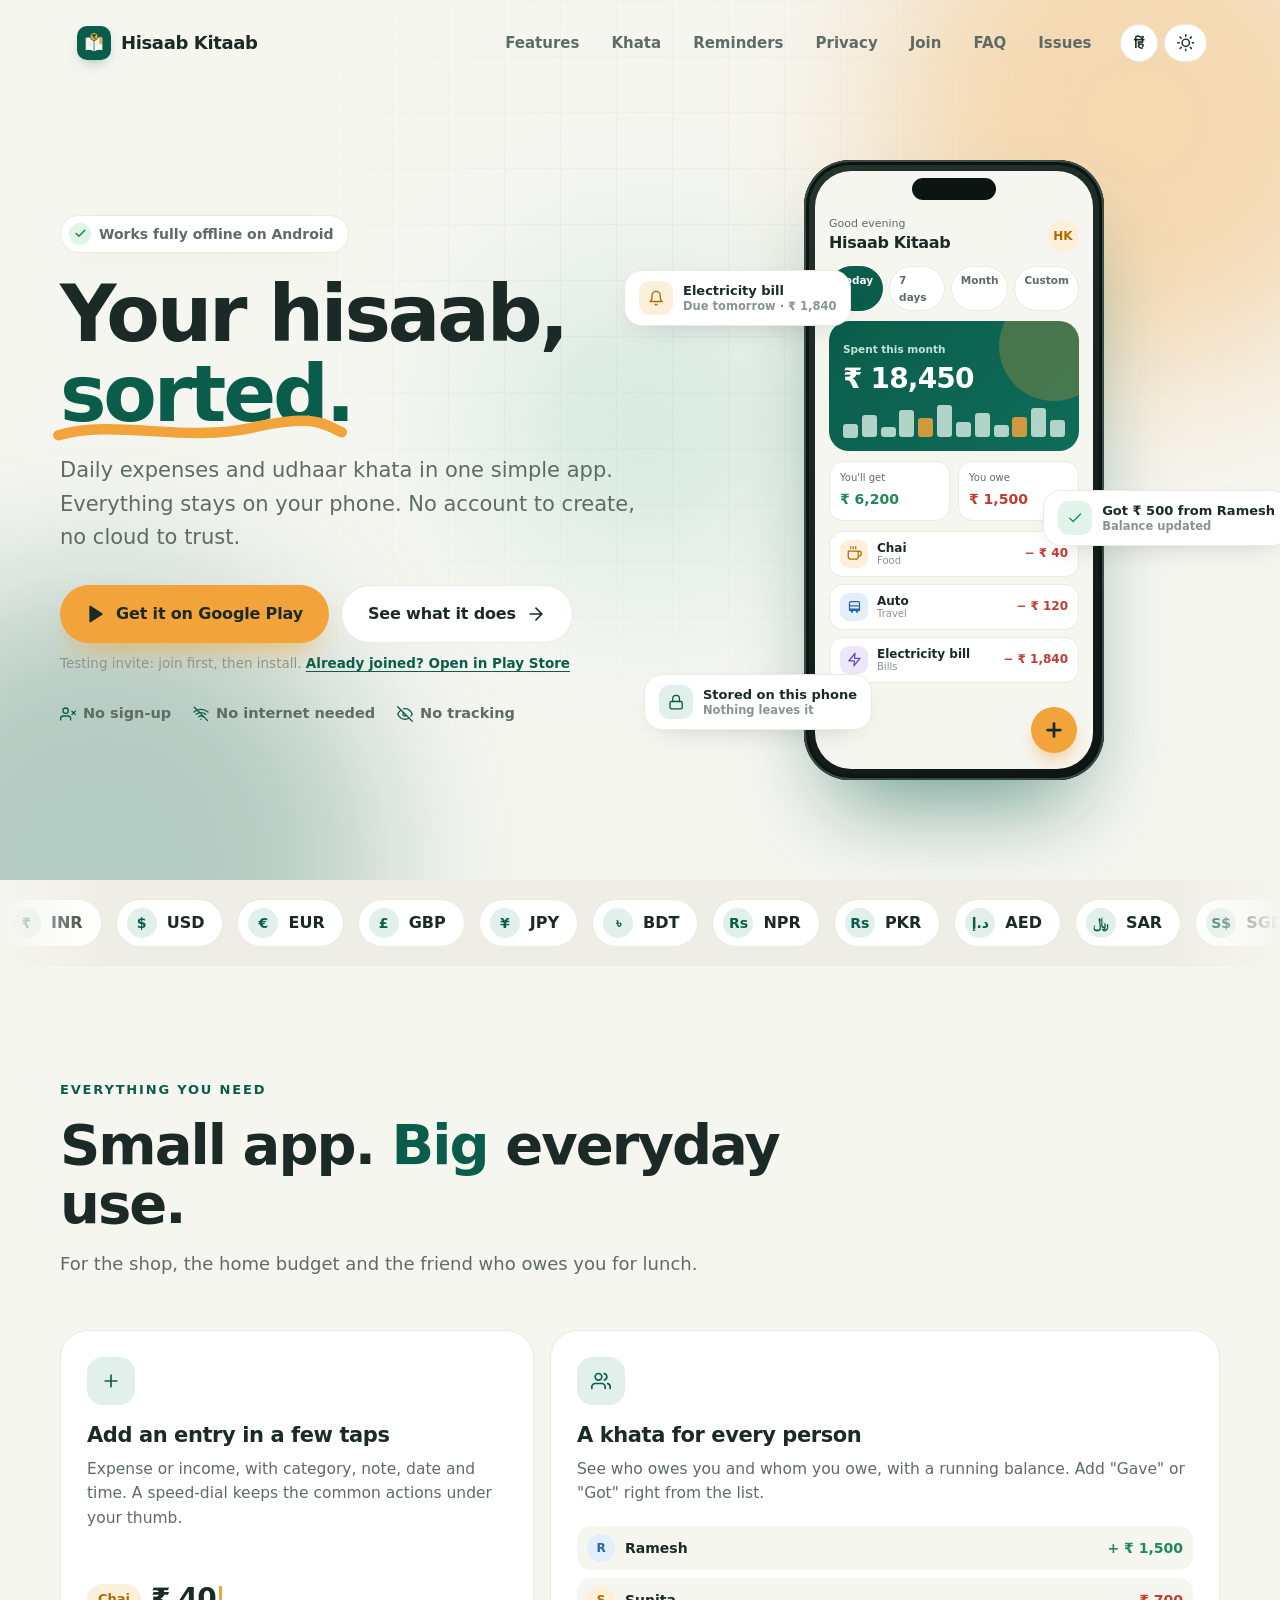
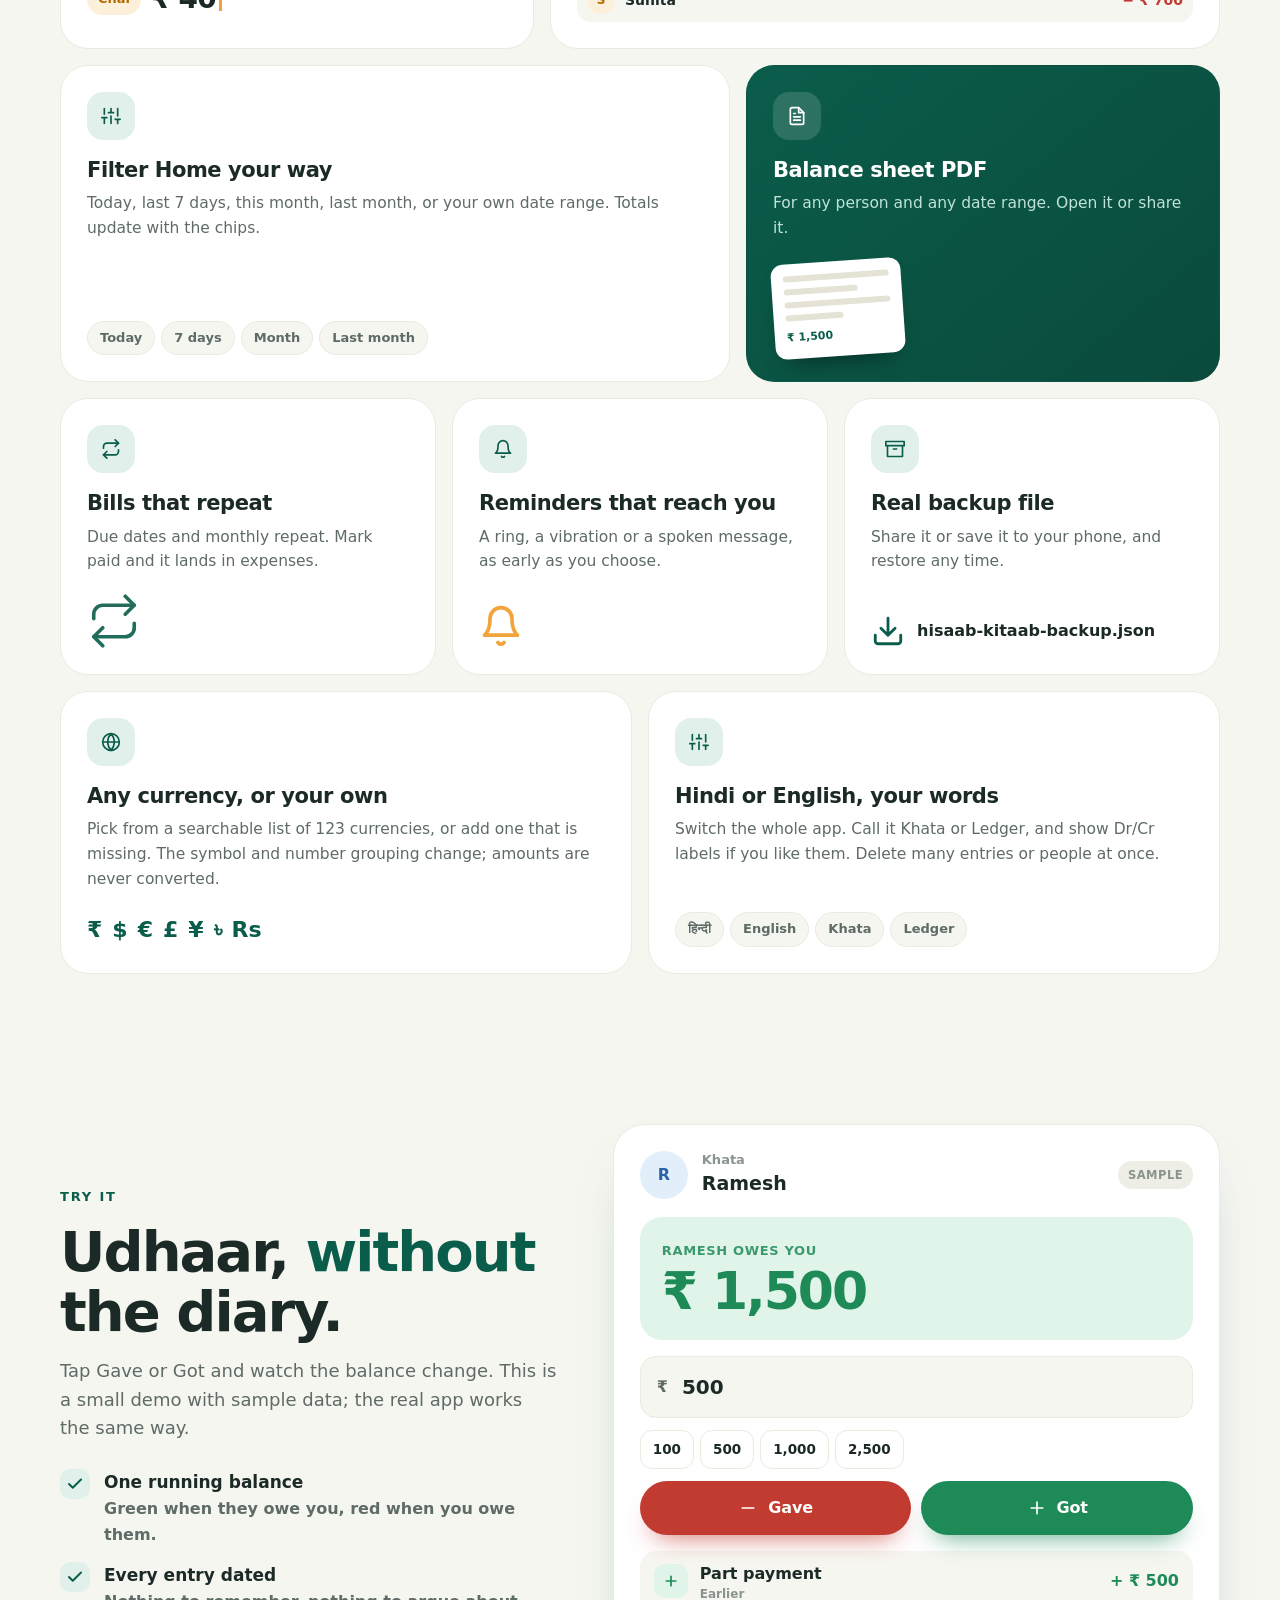
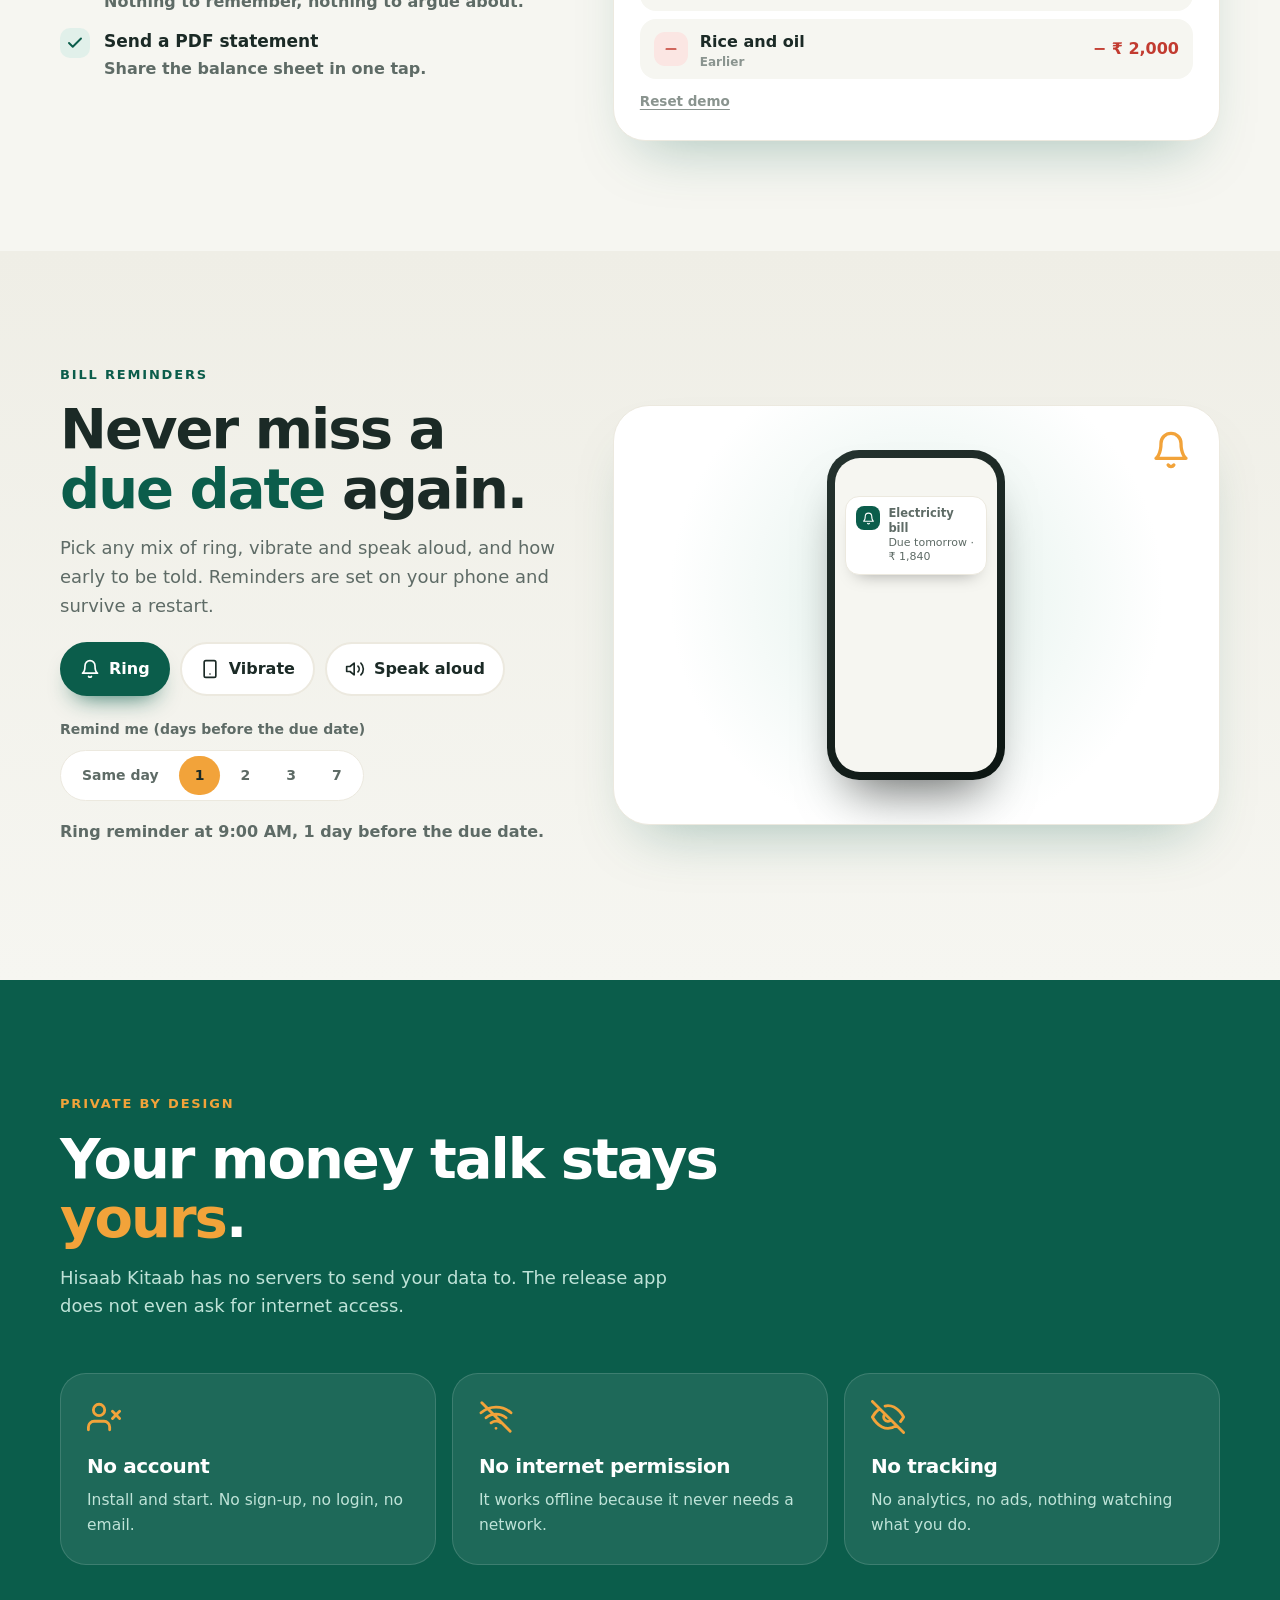
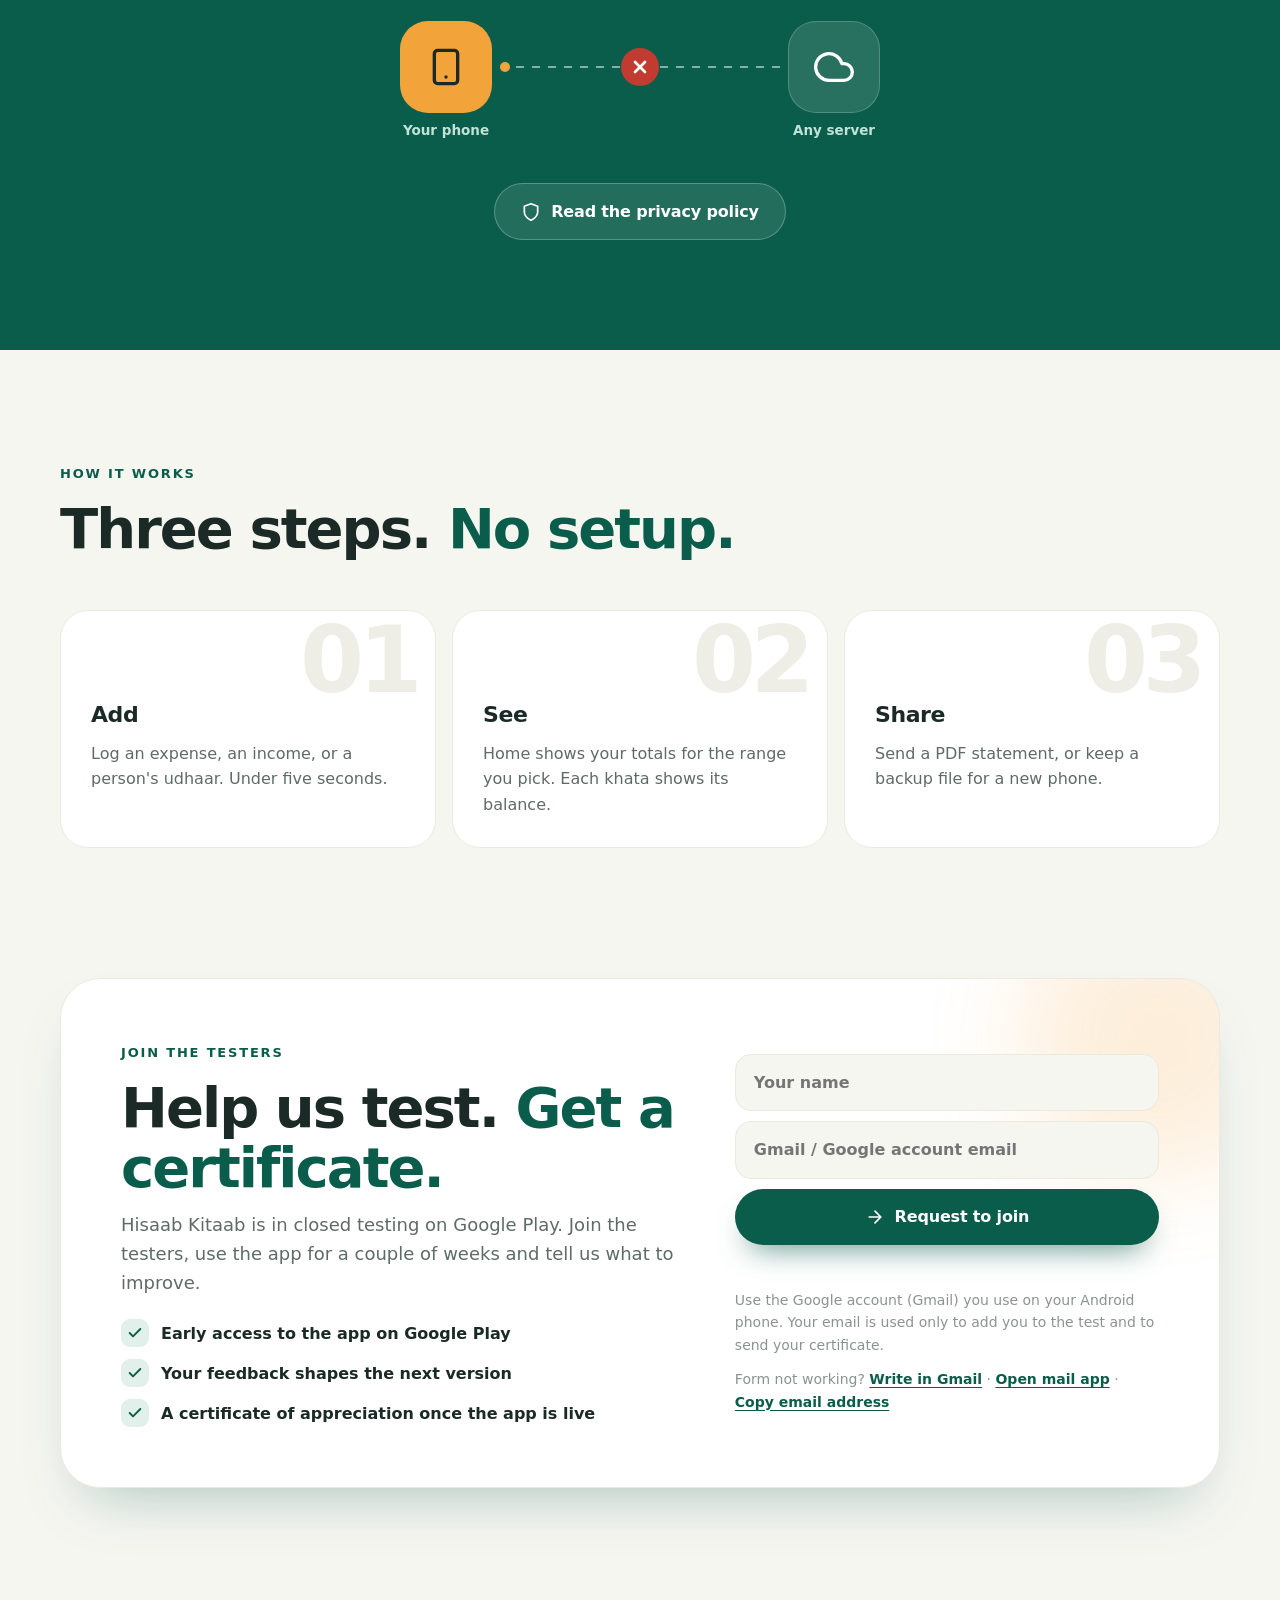
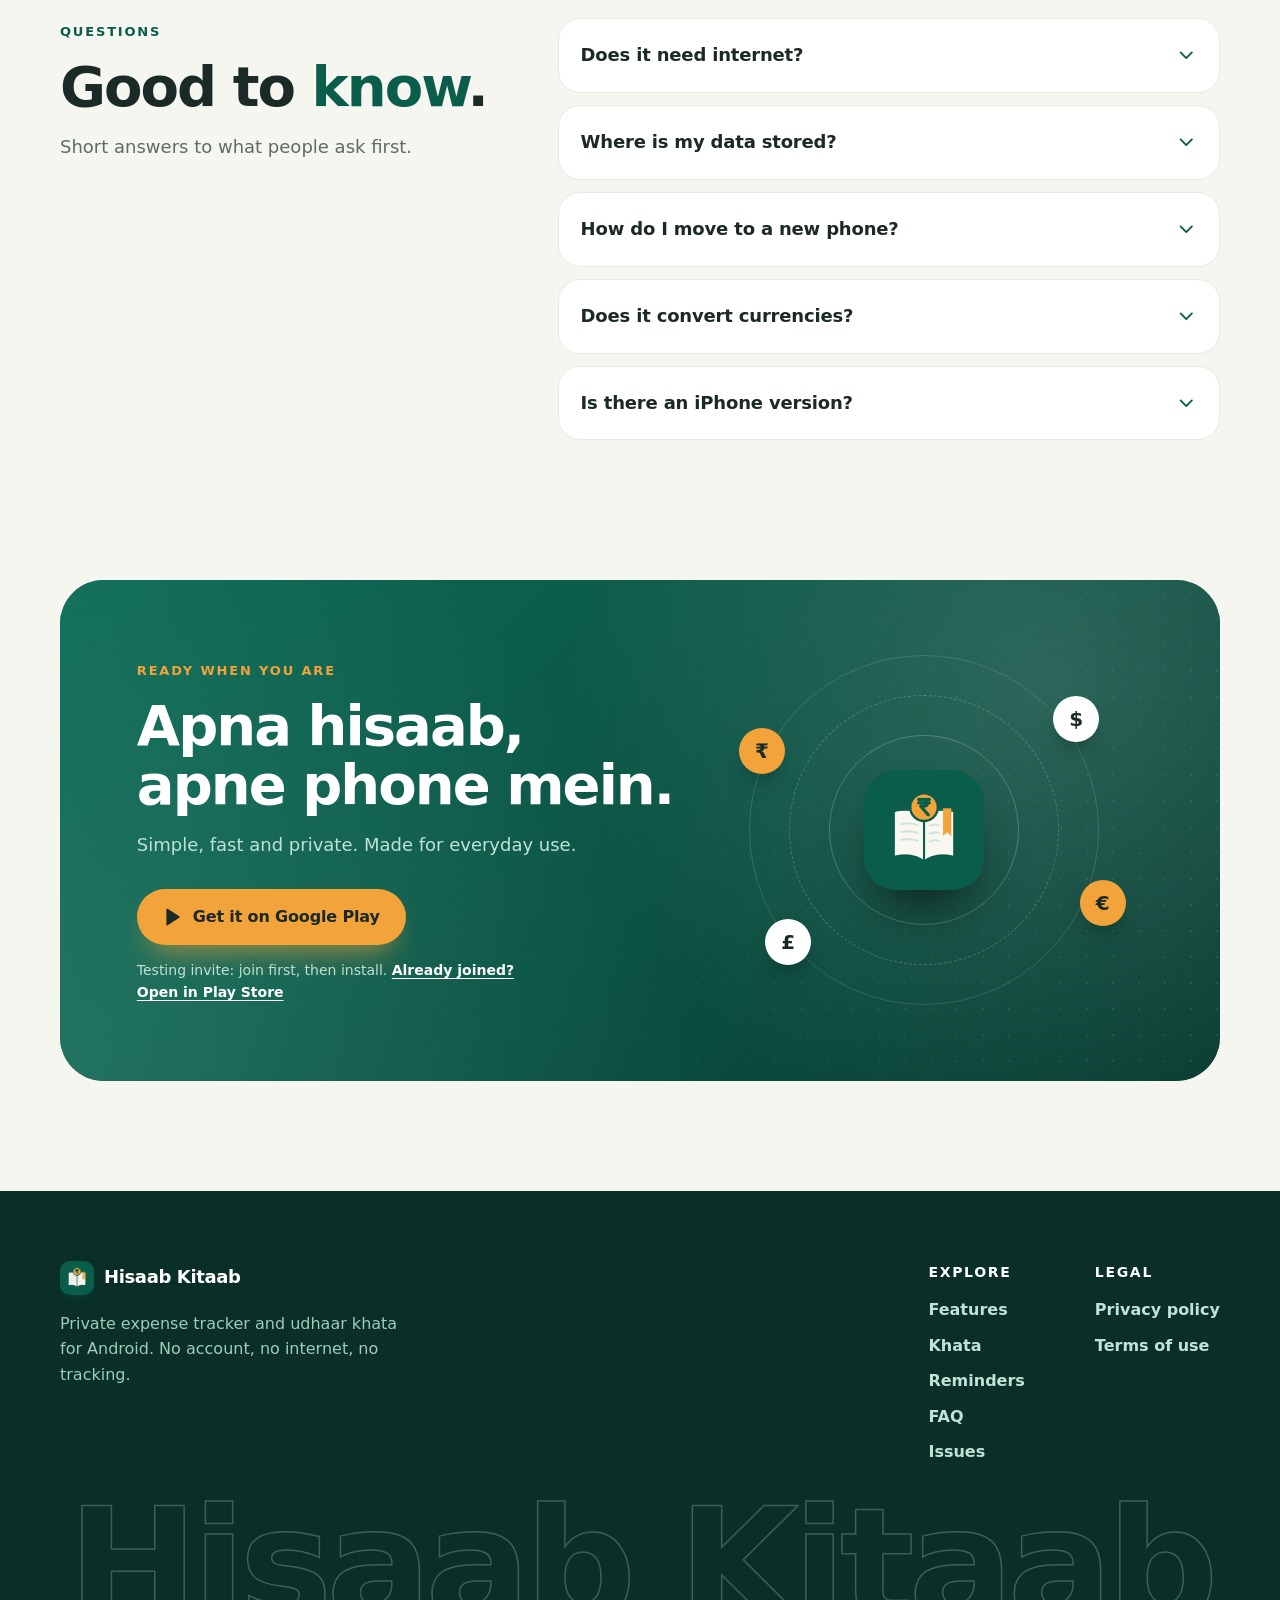
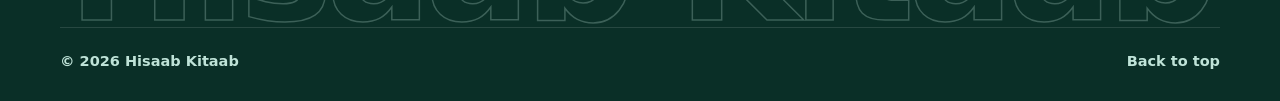
<file: index.html>
<!doctype html>
<html lang="en" data-lang="en">
<head>
  <meta charset="utf-8">
  <meta name="viewport" content="width=device-width, initial-scale=1">
  <title>Hisaab Kitaab: private expense tracker and udhaar khata</title>
  <meta name="description" content="Private expense tracker and udhaar khata for Android. No account, no internet, no tracking. Hindi and English.">
  <link rel="canonical" href="https://arunkaushikdev.github.io/hisaab-kitaab-site/">
  <meta name="theme-color" content="#0b5d4b">
  <link rel="icon" type="image/png" href="assets/favicon-64.png">
  <link rel="apple-touch-icon" href="assets/icon-192.png">
  <link rel="stylesheet" href="css/style.css">
  <script>
    (function () {
      var d = document.documentElement;
      d.classList.add('js');
      try {
        var t = localStorage.getItem('hk-theme');
        if (!t && window.matchMedia && matchMedia('(prefers-color-scheme: dark)').matches) t = 'dark';
        if (t === 'dark') d.setAttribute('data-theme', 'dark');
      } catch (e) {}
    })();
  </script>
</head>
<body data-play="https://play.google.com/apps/testing/com.adk.hisaabkitaab" data-play-store="https://play.google.com/store/apps/details?id=com.adk.hisaabkitaab">

<!-- icon sprite -->
<svg width="0" height="0" style="position:absolute" aria-hidden="true">
  <symbol id="i-plus" viewBox="0 0 24 24"><path d="M12 5v14M5 12h14"/></symbol>
  <symbol id="i-minus" viewBox="0 0 24 24"><path d="M5 12h14"/></symbol>
  <symbol id="i-check" viewBox="0 0 24 24"><path d="M20 6L9 17l-5-5"/></symbol>
  <symbol id="i-x" viewBox="0 0 24 24"><path d="M18 6L6 18M6 6l12 12"/></symbol>
  <symbol id="i-bell" viewBox="0 0 24 24"><path d="M18 8a6 6 0 10-12 0c0 7-3 9-3 9h18s-3-2-3-9M13.7 21a2 2 0 01-3.4 0"/></symbol>
  <symbol id="i-lock" viewBox="0 0 24 24"><rect x="3" y="11" width="18" height="11" rx="2"/><path d="M7 11V7a5 5 0 0110 0v4"/></symbol>
  <symbol id="i-users" viewBox="0 0 24 24"><path d="M17 21v-2a4 4 0 00-4-4H5a4 4 0 00-4 4v2"/><circle cx="9" cy="7" r="4"/><path d="M23 21v-2a4 4 0 00-3-3.87M16 3.13a4 4 0 010 7.75"/></symbol>
  <symbol id="i-file" viewBox="0 0 24 24"><path d="M14 2H6a2 2 0 00-2 2v16a2 2 0 002 2h12a2 2 0 002-2V8z"/><path d="M14 2v6h6M16 13H8M16 17H8M10 9H8"/></symbol>
  <symbol id="i-repeat" viewBox="0 0 24 24"><path d="M17 1l4 4-4 4"/><path d="M3 11V9a4 4 0 014-4h14M7 23l-4-4 4-4"/><path d="M21 13v2a4 4 0 01-4 4H3"/></symbol>
  <symbol id="i-sliders" viewBox="0 0 24 24"><path d="M4 21v-7M4 10V3M12 21v-9M12 8V3M20 21v-5M20 12V3M1 14h6M9 8h6M17 16h6"/></symbol>
  <symbol id="i-globe" viewBox="0 0 24 24"><circle cx="12" cy="12" r="10"/><path d="M2 12h20M12 2a15.3 15.3 0 014 10 15.3 15.3 0 01-4 10 15.3 15.3 0 01-4-10 15.3 15.3 0 014-10z"/></symbol>
  <symbol id="i-download" viewBox="0 0 24 24"><path d="M21 15v4a2 2 0 01-2 2H5a2 2 0 01-2-2v-4M7 10l5 5 5-5M12 15V3"/></symbol>
  <symbol id="i-volume" viewBox="0 0 24 24"><path d="M11 5L6 9H2v6h4l5 4V5z"/><path d="M19.07 4.93a10 10 0 010 14.14M15.54 8.46a5 5 0 010 7.07"/></symbol>
  <symbol id="i-phone" viewBox="0 0 24 24"><rect x="5" y="2" width="14" height="20" rx="2"/><path d="M12 18h.01"/></symbol>
  <symbol id="i-bolt" viewBox="0 0 24 24"><path d="M13 2L3 14h9l-1 8 10-12h-9l1-8z"/></symbol>
  <symbol id="i-cup" viewBox="0 0 24 24"><path d="M18 8h1a4 4 0 010 8h-1M2 8h16v9a4 4 0 01-4 4H6a4 4 0 01-4-4V8zM6 1v3M10 1v3M14 1v3"/></symbol>
  <symbol id="i-bag" viewBox="0 0 24 24"><path d="M6 2L3 6v14a2 2 0 002 2h14a2 2 0 002-2V6l-3-4zM3 6h18M16 10a4 4 0 01-8 0"/></symbol>
  <symbol id="i-bus" viewBox="0 0 24 24"><path d="M4 16V6a2 2 0 012-2h12a2 2 0 012 2v10M4 11h16M4 16h16v2H4z"/><circle cx="8" cy="20" r="1"/><circle cx="16" cy="20" r="1"/></symbol>
  <symbol id="i-heart" viewBox="0 0 24 24"><path d="M20.84 4.61a5.5 5.5 0 00-7.78 0L12 5.67l-1.06-1.06a5.5 5.5 0 00-7.78 7.78l1.06 1.06L12 21.23l7.78-7.78 1.06-1.06a5.5 5.5 0 000-7.78z"/></symbol>
  <symbol id="i-book" viewBox="0 0 24 24"><path d="M4 19.5A2.5 2.5 0 016.5 17H20V2H6.5A2.5 2.5 0 004 4.5v15zM6.5 17H20v5H6.5A2.5 2.5 0 014 19.5"/></symbol>
  <symbol id="i-wallet" viewBox="0 0 24 24"><path d="M21 12V7a2 2 0 00-2-2H5a2 2 0 000 4h16v10a2 2 0 01-2 2H5a2 2 0 01-2-2V7"/><path d="M16 14h.01"/></symbol>
  <symbol id="i-cloud" viewBox="0 0 24 24"><path d="M18 10h-1.26A8 8 0 109 20h9a5 5 0 000-10z"/></symbol>
  <symbol id="i-chev" viewBox="0 0 24 24"><path d="M6 9l6 6 6-6"/></symbol>
  <symbol id="i-arrow" viewBox="0 0 24 24"><path d="M5 12h14M12 5l7 7-7 7"/></symbol>
  <symbol id="i-shield" viewBox="0 0 24 24"><path d="M12 22s8-4 8-10V5l-8-3-8 3v7c0 6 8 10 8 10z"/></symbol>
  <symbol id="i-wifioff" viewBox="0 0 24 24"><path d="M5 12.55a11 11 0 0114.08 0M1.42 9a16 16 0 0121.16 0M8.53 16.11a6 6 0 016.95 0M12 20h.01M2 2l20 20"/></symbol>
  <symbol id="i-eyeoff" viewBox="0 0 24 24"><path d="M17.94 17.94A10.07 10.07 0 0112 20c-7 0-11-8-11-8a18.45 18.45 0 015.06-5.94M9.9 4.24A9.12 9.12 0 0112 4c7 0 11 8 11 8a18.5 18.5 0 01-2.16 3.19M14.12 14.12a3 3 0 11-4.24-4.24M1 1l22 22"/></symbol>
  <symbol id="i-userx" viewBox="0 0 24 24"><path d="M16 21v-2a4 4 0 00-4-4H5a4 4 0 00-4 4v2"/><circle cx="8.5" cy="7" r="4"/><path d="M18 8l5 5M23 8l-5 5"/></symbol>
  <symbol id="i-archive" viewBox="0 0 24 24"><path d="M21 8v13H3V8M1 3h22v5H1zM10 12h4"/></symbol>
  <symbol id="i-sun" viewBox="0 0 24 24"><circle cx="12" cy="12" r="5"/><path d="M12 1v2M12 21v2M4.22 4.22l1.42 1.42M18.36 18.36l1.42 1.42M1 12h2M21 12h2M4.22 19.78l1.42-1.42M18.36 5.64l1.42-1.42"/></symbol>
  <symbol id="i-moon" viewBox="0 0 24 24"><path d="M21 12.79A9 9 0 1111.21 3 7 7 0 0021 12.79z"/></symbol>
  <symbol id="i-play" viewBox="0 0 24 24"><path d="M5 3l14 9-14 9V3z" fill="currentColor"/></symbol>
</svg>

<div class="progress" id="progress"></div>

<header class="nav" id="nav">
  <div class="nav-in">
    <a class="brand" href="#top" aria-label="Hisaab Kitaab"><img src="assets/icon-192.png" alt="" width="34" height="34"><span>Hisaab Kitaab</span></a>
    <nav class="nav-links" aria-label="Sections">
      <a href="#features" data-i18n="nav_features">Features</a>
      <a href="#khata" data-i18n="nav_khata">Khata</a>
      <a href="#reminders" data-i18n="nav_rem">Reminders</a>
      <a href="#privacy" data-i18n="nav_priv">Privacy</a>
      <a href="#join" data-i18n="nav_join">Join</a>
      <a href="#faq" data-i18n="nav_faq">FAQ</a>
      <a href="issues/" data-i18n="nav_issues">Issues</a>
    </nav>
    <div class="tools">
      <button class="pill" id="lang" type="button" aria-label="Language"><span id="langLabel">हिं</span></button>
      <button class="pill" id="theme" type="button" aria-label="Theme"><svg class="ico sun"><use href="#i-sun"/></svg><svg class="ico moon"><use href="#i-moon"/></svg></button>
    </div>
  </div>
</header>

<main id="top">

<!-- HERO -->
<div class="hero">
  <div class="grid-bg"></div>
  <div class="blob b1" data-par="0.04"></div>
  <div class="blob b2" data-par="-0.03"></div>
  <div class="blob b3" data-par="0.02"></div>
  <div class="wrap hero-in">
    <div>
      <span class="eyebrow rv"><span class="dot"><svg class="ico"><use href="#i-check"/></svg></span><span data-i18n="eyebrow">Works fully offline on Android</span></span>
      <h1 class="rv" style="--d:.08s"><span data-i18n="h1a">Your hisaab,</span><br><span class="hl"><span data-i18n="h1b">sorted.</span><svg viewBox="0 0 200 20" preserveAspectRatio="none" aria-hidden="true"><path d="M3 13 C 40 2, 90 18, 135 8 S 185 6, 197 11"/></svg></span></h1>
      <p class="lead rv" style="--d:.16s" data-i18n="lead">Daily expenses and udhaar khata in one simple app. Everything stays on your phone. No account to create, no cloud to trust.</p>
      <div class="cta rv" style="--d:.24s">
        <a class="btn saffron" id="playBtn" href="#" aria-disabled="true"><svg class="ico"><use href="#i-play"/></svg><span id="playTxt" data-i18n="play_get">Get it on Google Play</span></a>
        <a class="btn ghost" href="#features"><span data-i18n="see">See what it does</span><svg class="ico"><use href="#i-arrow"/></svg></a>
      </div>
      <p class="soon-note rv" style="--d:.28s"><span data-i18n="tester_note">Testing invite: join first, then install.</span> <a class="storeLink" href="#" target="_blank" rel="noopener" data-i18n="tester_store">Already joined? Open in Play Store</a></p>
      <div class="trust rv" style="--d:.32s">
        <span><svg class="ico"><use href="#i-userx"/></svg><span data-i18n="tr1">No sign-up</span></span>
        <span><svg class="ico"><use href="#i-wifioff"/></svg><span data-i18n="tr2">No internet needed</span></span>
        <span><svg class="ico"><use href="#i-eyeoff"/></svg><span data-i18n="tr3">No tracking</span></span>
      </div>
    </div>

    <div class="stage rv" style="--d:.2s">
      <div class="phone-tilt" id="tilt">
        <div class="phone">
          <div class="notch"></div>
          <div class="screen">
            <div class="app-top"><div><small data-i18n="p_hi">Good evening</small><b data-i18n="p_title">Hisaab Kitaab</b></div><span class="avatar">HK</span></div>
            <div class="chips" id="chips"><span class="on" data-i18n="c_today">Today</span><span data-i18n="c_7">7 days</span><span data-i18n="c_month">Month</span><span data-i18n="c_custom">Custom</span></div>
            <div class="bal">
              <small data-i18n="p_spent">Spent this month</small>
              <div class="bal-num"><span id="curSym">₹</span> <span id="heroSpent" data-to="18450">0</span></div>
              <div class="bars" aria-hidden="true">
                <i style="--h:40%;--i:0"></i><i style="--h:65%;--i:1"></i><i style="--h:30%;--i:2"></i><i style="--h:80%;--i:3"></i><i style="--h:55%;--i:4"></i><i style="--h:95%;--i:5"></i><i style="--h:45%;--i:6"></i><i style="--h:70%;--i:7"></i><i style="--h:35%;--i:8"></i><i style="--h:60%;--i:9"></i><i style="--h:85%;--i:10"></i><i style="--h:50%;--i:11"></i>
              </div>
            </div>
            <div class="ks">
              <div><small data-i18n="p_get">You'll get</small><b class="g">₹ 6,200</b></div>
              <div><small data-i18n="p_owe">You owe</small><b class="r">₹ 1,500</b></div>
            </div>
            <ul class="txs" id="txs"></ul>
            <div class="fab"><svg class="ico"><use href="#i-plus"/></svg></div>
          </div>
        </div>
      </div>
      <div class="float f1" data-par="-0.05"><span class="fi"><svg class="ico"><use href="#i-bell"/></svg></span><span><span data-i18n="f1a">Electricity bill</span><small data-i18n="f1b">Due tomorrow · ₹ 1,840</small></span></div>
      <div class="float f2" data-par="0.05"><span class="fi"><svg class="ico"><use href="#i-check"/></svg></span><span><span data-i18n="f2a">Got ₹ 500 from Ramesh</span><small data-i18n="f2b">Balance updated</small></span></div>
      <div class="float f3" data-par="-0.03"><span class="fi"><svg class="ico"><use href="#i-lock"/></svg></span><span><span data-i18n="f3a">Stored on this phone</span><small data-i18n="f3b">Nothing leaves it</small></span></div>
    </div>
  </div>
</div>

<!-- currencies marquee -->
<div class="marquee" aria-label="Currencies"><div class="track" id="track"></div></div>

<!-- FEATURES -->
<section id="features">
  <div class="wrap">
    <div class="sec-head rv">
      <span class="kicker" data-i18n="k_feat">Everything you need</span>
      <h2 data-i18n-html="h_feat">Small app. <em>Big</em> everyday use.</h2>
      <p data-i18n="p_feat">For the shop, the home budget and the friend who owes you for lunch.</p>
    </div>

    <div class="bento">
      <article class="tile w5 rv">
        <div class="t-ico"><svg class="ico"><use href="#i-plus"/></svg></div>
        <h3 data-i18n="t1h">Add an entry in a few taps</h3>
        <p data-i18n="t1p">Expense or income, with category, note, date and time. A speed-dial keeps the common actions under your thumb.</p>
        <div class="mini m-type"><span class="tag s" data-i18n="t1a">Chai</span><span class="m-amt">₹ 40</span></div>
      </article>

      <article class="tile w7 rv" style="--d:.08s">
        <div class="t-ico"><svg class="ico"><use href="#i-users"/></svg></div>
        <h3 data-i18n="t2h">A khata for every person</h3>
        <p data-i18n="t2p">See who owes you and whom you owe, with a running balance. Add "Gave" or "Got" right from the list.</p>
        <div class="mini m-rows">
          <div class="m-row"><span class="av" style="background:#e3eefb;color:#2a63a8">R</span><span data-i18n="n1">Ramesh</span><b style="color:var(--inc)">+ ₹ 1,500</b></div>
          <div class="m-row"><span class="av" style="background:#fdf0da;color:#b26a00">S</span><span data-i18n="n2">Sunita</span><b style="color:var(--exp)">− ₹ 700</b></div>
        </div>
      </article>

      <article class="tile w7 rv">
        <div class="t-ico"><svg class="ico"><use href="#i-sliders"/></svg></div>
        <h3 data-i18n="t3h">Filter Home your way</h3>
        <p data-i18n="t3p">Today, last 7 days, this month, last month, or your own date range. Totals update with the chips.</p>
        <div class="mini m-chips"><span style="--i:0" data-i18n="c_today">Today</span><span style="--i:1" data-i18n="c_7">7 days</span><span style="--i:2" data-i18n="c_month">Month</span><span style="--i:3" data-i18n="c_last">Last month</span></div>
      </article>

      <article class="tile w5 dark rv" style="--d:.08s">
        <div class="t-ico"><svg class="ico"><use href="#i-file"/></svg></div>
        <h3 data-i18n="t4h">Balance sheet PDF</h3>
        <p data-i18n="t4p">For any person and any date range. Open it or share it.</p>
        <div class="mini"><div class="m-paper"><i style="--i:0"></i><i style="--i:1"></i><i style="--i:2"></i><i style="--i:3"></i><b>₹ 1,500</b></div></div>
      </article>

      <article class="tile rv">
        <div class="t-ico"><svg class="ico"><use href="#i-repeat"/></svg></div>
        <h3 data-i18n="t5h">Bills that repeat</h3>
        <p data-i18n="t5p">Due dates and monthly repeat. Mark paid and it lands in expenses.</p>
        <div class="mini m-spin" style="color:var(--green)"><svg class="ico"><use href="#i-repeat"/></svg></div>
      </article>

      <article class="tile rv" style="--d:.08s">
        <div class="t-ico"><svg class="ico"><use href="#i-bell"/></svg></div>
        <h3 data-i18n="t6h">Reminders that reach you</h3>
        <p data-i18n="t6p">A ring, a vibration or a spoken message, as early as you choose.</p>
        <div class="mini m-bell"><svg class="ico"><use href="#i-bell"/></svg></div>
      </article>

      <article class="tile rv" style="--d:.16s">
        <div class="t-ico"><svg class="ico"><use href="#i-archive"/></svg></div>
        <h3 data-i18n="t7h">Real backup file</h3>
        <p data-i18n="t7p">Share it or save it to your phone, and restore any time.</p>
        <div class="mini m-file"><svg class="ico"><use href="#i-download"/></svg><span>hisaab-kitaab-backup.json</span></div>
      </article>

      <article class="tile w6 rv">
        <div class="t-ico"><svg class="ico"><use href="#i-globe"/></svg></div>
        <h3 data-i18n="t8h">Any currency, or your own</h3>
        <p data-i18n="t8p">Pick from a searchable list of 123 currencies, or add one that is missing. The symbol and number grouping change; amounts are never converted.</p>
        <div class="mini m-sym"><span style="--i:0">₹</span><span style="--i:1">$</span><span style="--i:2">€</span><span style="--i:3">£</span><span style="--i:4">¥</span><span style="--i:5">৳</span><span style="--i:6">Rs</span></div>
      </article>

      <article class="tile w6 rv" style="--d:.08s">
        <div class="t-ico"><svg class="ico"><use href="#i-sliders"/></svg></div>
        <h3 data-i18n="t9h">Hindi or English, your words</h3>
        <p data-i18n="t9p">Switch the whole app. Call it Khata or Ledger, and show Dr/Cr labels if you like them. Delete many entries or people at once.</p>
        <div class="mini m-chips"><span style="--i:0">हिन्दी</span><span style="--i:1">English</span><span style="--i:2">Khata</span><span style="--i:3">Ledger</span></div>
      </article>
    </div>
  </div>
</section>

<!-- KHATA DEMO -->
<section id="khata" style="padding-top:40px">
  <div class="wrap demo">
    <div class="demo-copy rv">
      <span class="kicker" data-i18n="k_khata">Try it</span>
      <h2 data-i18n-html="h_khata">Udhaar, <em>without</em> the diary.</h2>
      <p style="margin-top:16px;color:var(--sub);font-size:18px" data-i18n="p_khata">Tap Gave or Got and watch the balance change. This is a small demo with sample data; the real app works the same way.</p>
      <ul>
        <li><svg class="ico"><use href="#i-check"/></svg><span><b data-i18n="d1h">One running balance</b><span data-i18n="d1p">Green when they owe you, red when you owe them.</span></span></li>
        <li><svg class="ico"><use href="#i-check"/></svg><span><b data-i18n="d2h">Every entry dated</b><span data-i18n="d2p">Nothing to remember, nothing to argue about.</span></span></li>
        <li><svg class="ico"><use href="#i-check"/></svg><span><b data-i18n="d3h">Send a PDF statement</b><span data-i18n="d3p">Share the balance sheet in one tap.</span></span></li>
      </ul>
    </div>

    <div class="panel rv" style="--d:.1s">
      <div class="p-head"><span class="av">R</span><div><small data-i18n="pd_khata">Khata</small><b data-i18n="n1">Ramesh</b></div><span class="p-badge" data-i18n="sample">Sample</span></div>
      <div class="bigbal" id="bigbal"><small id="balLabel">Ramesh owes you</small><div class="num"><span id="balSym">₹</span> <span id="balNum">1,500</span></div></div>
      <div class="controls">
        <label class="amt"><span id="amtSym">₹</span><input id="amt" type="number" inputmode="numeric" min="1" max="9999999" value="500" aria-label="Amount"></label>
        <div class="presets" id="presets"><button type="button" data-v="100">100</button><button type="button" data-v="500">500</button><button type="button" data-v="1000">1,000</button><button type="button" data-v="2500">2,500</button></div>
        <div class="gg">
          <button class="btn red" id="gave" type="button"><svg class="ico"><use href="#i-minus"/></svg><span data-i18n="gave">Gave</span></button>
          <button class="btn grn" id="got" type="button"><svg class="ico"><use href="#i-plus"/></svg><span data-i18n="got">Got</span></button>
        </div>
      </div>
      <ul class="ledger" id="ledger" aria-live="polite"></ul>
      <button class="reset" id="reset" type="button" data-i18n="reset">Reset demo</button>
    </div>
  </div>
</section>

<!-- REMINDERS -->
<section class="rem" id="reminders">
  <div class="wrap demo">
    <div class="rv">
      <span class="kicker" data-i18n="k_rem">Bill reminders</span>
      <h2 data-i18n-html="h_rem">Never miss a <em>due date</em> again.</h2>
      <p style="margin-top:16px;color:var(--sub);font-size:18px" data-i18n="p_rem">Pick any mix of ring, vibrate and speak aloud, and how early to be told. Reminders are set on your phone and survive a restart.</p>
      <div class="mode-chips" id="modes">
        <button class="mode" type="button" data-m="ring" aria-pressed="true"><svg class="ico"><use href="#i-bell"/></svg><span data-i18n="m_ring">Ring</span></button>
        <button class="mode" type="button" data-m="vib" aria-pressed="false"><svg class="ico"><use href="#i-phone"/></svg><span data-i18n="m_vib">Vibrate</span></button>
        <button class="mode" type="button" data-m="speak" aria-pressed="false"><svg class="ico"><use href="#i-volume"/></svg><span data-i18n="m_speak">Speak aloud</span></button>
      </div>
      <div class="lead-label" data-i18n="lead_label">Remind me</div>
      <div class="seg" id="leads">
        <button type="button" data-n="0" aria-pressed="false" data-i18n="l0">Same day</button>
        <button type="button" data-n="1" aria-pressed="true">1</button>
        <button type="button" data-n="2" aria-pressed="false">2</button>
        <button type="button" data-n="3" aria-pressed="false">3</button>
        <button type="button" data-n="7" aria-pressed="false">7</button>
      </div>
      <div class="rem-note" id="remNote" aria-live="polite"></div>
    </div>
    <div class="rem-stage ring rv" id="remStage" style="--d:.1s">
      <div class="bellbig"><svg class="ico"><use href="#i-bell"/></svg></div>
      <div class="rings"><i></i><i></i><i></i></div>
      <div class="rp"><div class="rp-in">
        <div class="notif"><span class="ni"><svg class="ico"><use href="#i-bell"/></svg></span><span><b data-i18n="f1a">Electricity bill</b><span data-i18n="rn">Due tomorrow · ₹ 1,840</span></span></div>
      </div></div>
      <div class="wave"><u><i style="--i:0"></i><i style="--i:1"></i><i style="--i:2"></i><i style="--i:3"></i><i style="--i:4"></i></u><span data-i18n="say">"Electricity bill is due tomorrow"</span></div>
    </div>
  </div>
</section>

<!-- PRIVACY -->
<section class="priv" id="privacy">
  <div class="wrap">
    <div class="sec-head rv">
      <span class="kicker" data-i18n="k_priv">Private by design</span>
      <h2 data-i18n-html="h_priv">Your money talk stays <em>yours</em>.</h2>
      <p data-i18n="p_priv">Hisaab Kitaab has no servers to send your data to. The release app does not even ask for internet access.</p>
    </div>
    <div class="pillars">
      <div class="pillar rv"><svg class="ico"><use href="#i-userx"/></svg><h3 data-i18n="pl1h">No account</h3><p data-i18n="pl1p">Install and start. No sign-up, no login, no email.</p></div>
      <div class="pillar rv" style="--d:.08s"><svg class="ico"><use href="#i-wifioff"/></svg><h3 data-i18n="pl2h">No internet permission</h3><p data-i18n="pl2p">It works offline because it never needs a network.</p></div>
      <div class="pillar rv" style="--d:.16s"><svg class="ico"><use href="#i-eyeoff"/></svg><h3 data-i18n="pl3h">No tracking</h3><p data-i18n="pl3p">No analytics, no ads, nothing watching what you do.</p></div>
    </div>
    <div class="flow rv" aria-hidden="true">
      <div class="node me"><svg class="ico"><use href="#i-phone"/></svg><small data-i18n="fl1">Your phone</small></div>
      <div class="wire"><span class="x"><svg class="ico"><use href="#i-x"/></svg></span></div>
      <div class="node"><svg class="ico"><use href="#i-cloud"/></svg><small data-i18n="fl2">Any server</small></div>
    </div>
    <p style="text-align:center;margin-top:70px"><a class="btn ghost" style="--bg:rgba(255,255,255,.1);--fg:#fff;border-color:rgba(255,255,255,.25)" href="privacy/"><svg class="ico"><use href="#i-shield"/></svg><span data-i18n="read_pp">Read the privacy policy</span></a></p>
  </div>
</section>

<!-- STEPS -->
<section id="how">
  <div class="wrap">
    <div class="sec-head rv">
      <span class="kicker" data-i18n="k_how">How it works</span>
      <h2 data-i18n-html="h_how">Three steps. <em>No setup.</em></h2>
    </div>
    <div class="steps">
      <div class="step rv"><h3 data-i18n="s1h">Add</h3><p data-i18n="s1p">Log an expense, an income, or a person's udhaar. Under five seconds.</p></div>
      <div class="step rv" style="--d:.08s"><h3 data-i18n="s2h">See</h3><p data-i18n="s2p">Home shows your totals for the range you pick. Each khata shows its balance.</p></div>
      <div class="step rv" style="--d:.16s"><h3 data-i18n="s3h">Share</h3><p data-i18n="s3p">Send a PDF statement, or keep a backup file for a new phone.</p></div>
    </div>
  </div>
</section>

<!-- JOIN -->
<section id="join" style="padding-top:20px">
  <div class="wrap">
    <div class="join-card rv">
      <div class="join-copy">
        <span class="kicker" data-i18n="k_join">Join the testers</span>
        <h2 data-i18n-html="h_join">Help us test. <em>Get a certificate.</em></h2>
        <p data-i18n="p_join">Hisaab Kitaab is in closed testing on Google Play. Join the testers, use the app for a couple of weeks and tell us what to improve.</p>
        <ul class="join-list">
          <li><svg class="ico"><use href="#i-check"/></svg><span data-i18n="j1">Early access to the app on Google Play</span></li>
          <li><svg class="ico"><use href="#i-check"/></svg><span data-i18n="j2">Your feedback shapes the next version</span></li>
          <li><svg class="ico"><use href="#i-check"/></svg><span data-i18n="j3">A certificate of appreciation once the app is live</span></li>
        </ul>
      </div>
      <div class="join-act">
        <form id="joinForm" class="jform" novalidate>
          <label class="sr" for="jName" data-i18n="f_name">Your name</label>
          <input id="jName" name="name" type="text" autocomplete="name" maxlength="80" data-i18n-ph="f_name" placeholder="Your name" required>
          <label class="sr" for="jEmail" data-i18n="f_email">Gmail / Google account email</label>
          <input id="jEmail" name="email" type="email" autocomplete="email" maxlength="120" data-i18n-ph="f_email" placeholder="Gmail / Google account email" required>
          <input type="text" name="_honey" tabindex="-1" autocomplete="off" style="position:absolute;left:-9999px" aria-hidden="true">
          <button class="btn" id="jSend" type="submit"><svg class="ico"><use href="#i-arrow"/></svg><span id="jSendTxt" data-i18n="join_btn">Request to join</span></button>
          <p class="jstatus" id="jStatus" role="status" aria-live="polite"></p>
        </form>
        <p class="join-note" data-i18n="join_note">Use the Google account (Gmail) you use on your Android phone. Your email is used only to add you to the test and to send your certificate.</p>
        <p class="join-alt"><span data-i18n="f_alt">Form not working?</span> <a id="jGmail" href="#" target="_blank" rel="noopener" data-i18n="f_gmail">Write in Gmail</a> · <a id="jMail" href="#" data-i18n="f_mail">Open mail app</a> · <button type="button" id="jCopy" data-i18n="f_copy">Copy email address</button></p>
      </div>
    </div>
  </div>
</section>

<!-- FAQ -->
<section id="faq" style="padding-top:20px">
  <div class="wrap faq-grid">
    <div class="sec-head rv faq-head">
      <span class="kicker" data-i18n="k_faq">Questions</span>
      <h2 data-i18n-html="h_faq">Good to <em>know</em>.</h2>
      <p data-i18n="faq_p">Short answers to what people ask first.</p>
    </div>
    <div class="faq">
      <details class="rv"><summary><span data-i18n="q1">Does it need internet?</span><svg class="ico"><use href="#i-chev"/></svg></summary><p data-i18n="a1">No. The app works fully offline and the release version does not request internet access.</p></details>
      <details class="rv"><summary><span data-i18n="q2">Where is my data stored?</span><svg class="ico"><use href="#i-chev"/></svg></summary><p data-i18n="a2">In a database on your phone. There is no account and no server, so we never see it.</p></details>
      <details class="rv"><summary><span data-i18n="q3">How do I move to a new phone?</span><svg class="ico"><use href="#i-chev"/></svg></summary><p data-i18n="a3">Make a backup file from the More tab, send it to yourself, and restore it on the new phone.</p></details>
      <details class="rv"><summary><span data-i18n="q4">Does it convert currencies?</span><svg class="ico"><use href="#i-chev"/></svg></summary><p data-i18n="a4">No. The currency you choose changes the symbol and how numbers are grouped. Amounts are never converted.</p></details>
      <details class="rv"><summary><span data-i18n="q5">Is there an iPhone version?</span><svg class="ico"><use href="#i-chev"/></svg></summary><p data-i18n="a5">Not at the moment. Hisaab Kitaab is built for Android.</p></details>
    </div>
  </div>
</section>

<!-- FINAL CTA -->
<div class="final">
  <div class="wrap">
    <div class="final-card rv">
      <div class="fc-copy">
        <span class="kicker" data-i18n="fin_k">Ready when you are</span>
        <h2 data-i18n="fin_h">Apna hisaab, apne phone mein.</h2>
        <p data-i18n="fin_p">Simple, fast and private. Made for everyday use.</p>
        <div class="cta"><a class="btn saffron" id="playBtn2" href="#" aria-disabled="true"><svg class="ico"><use href="#i-play"/></svg><span id="playTxt2" data-i18n="play_get">Get it on Google Play</span></a></div>
        <p class="soon-note"><span data-i18n="tester_note">Testing invite: join first, then install.</span> <a class="storeLink" href="#" target="_blank" rel="noopener" data-i18n="tester_store">Already joined? Open in Play Store</a></p>
      </div>
      <div class="fc-art" aria-hidden="true">
        <i class="ring r1"></i><i class="ring r2"></i><i class="ring r3"></i>
        <img src="assets/icon-192.png" alt="" width="120" height="120">
        <span class="orb o1">₹</span><span class="orb o2">$</span><span class="orb o3">€</span><span class="orb o4">£</span>
      </div>
    </div>
  </div>
</div>
</main>

<footer class="site-foot">
  <div class="wrap">
    <div class="foot-top">
      <div class="foot-brand">
        <a class="brand" href="#top"><img src="assets/icon-192.png" alt="" width="34" height="34"><span>Hisaab Kitaab</span></a>
        <p data-i18n="foot_blurb">Private expense tracker and udhaar khata for Android. No account, no internet, no tracking.</p>
      </div>
      <nav class="foot-cols" aria-label="Footer">
        <div>
          <b data-i18n="foot_explore">Explore</b>
          <a href="#features" data-i18n="nav_features">Features</a>
          <a href="#khata" data-i18n="nav_khata">Khata</a>
          <a href="#reminders" data-i18n="nav_rem">Reminders</a>
          <a href="#faq" data-i18n="nav_faq">FAQ</a>
          <a href="issues/" data-i18n="nav_issues">Issues</a>
        </div>
        <div>
          <b data-i18n="foot_legal">Legal</b>
          <a href="privacy/" data-i18n="nav_priv_full">Privacy policy</a>
          <a href="terms/" data-i18n="nav_terms">Terms of use</a>
        </div>
      </nav>
    </div>
    <div class="foot-word" aria-hidden="true">Hisaab Kitaab</div>
    <div class="foot-bot"><span>© 2026 Hisaab Kitaab</span><a href="#top" data-i18n="top">Back to top</a></div>
  </div>
</footer>

<script src="js/main.js"></script>
</body>
</html>
</file>
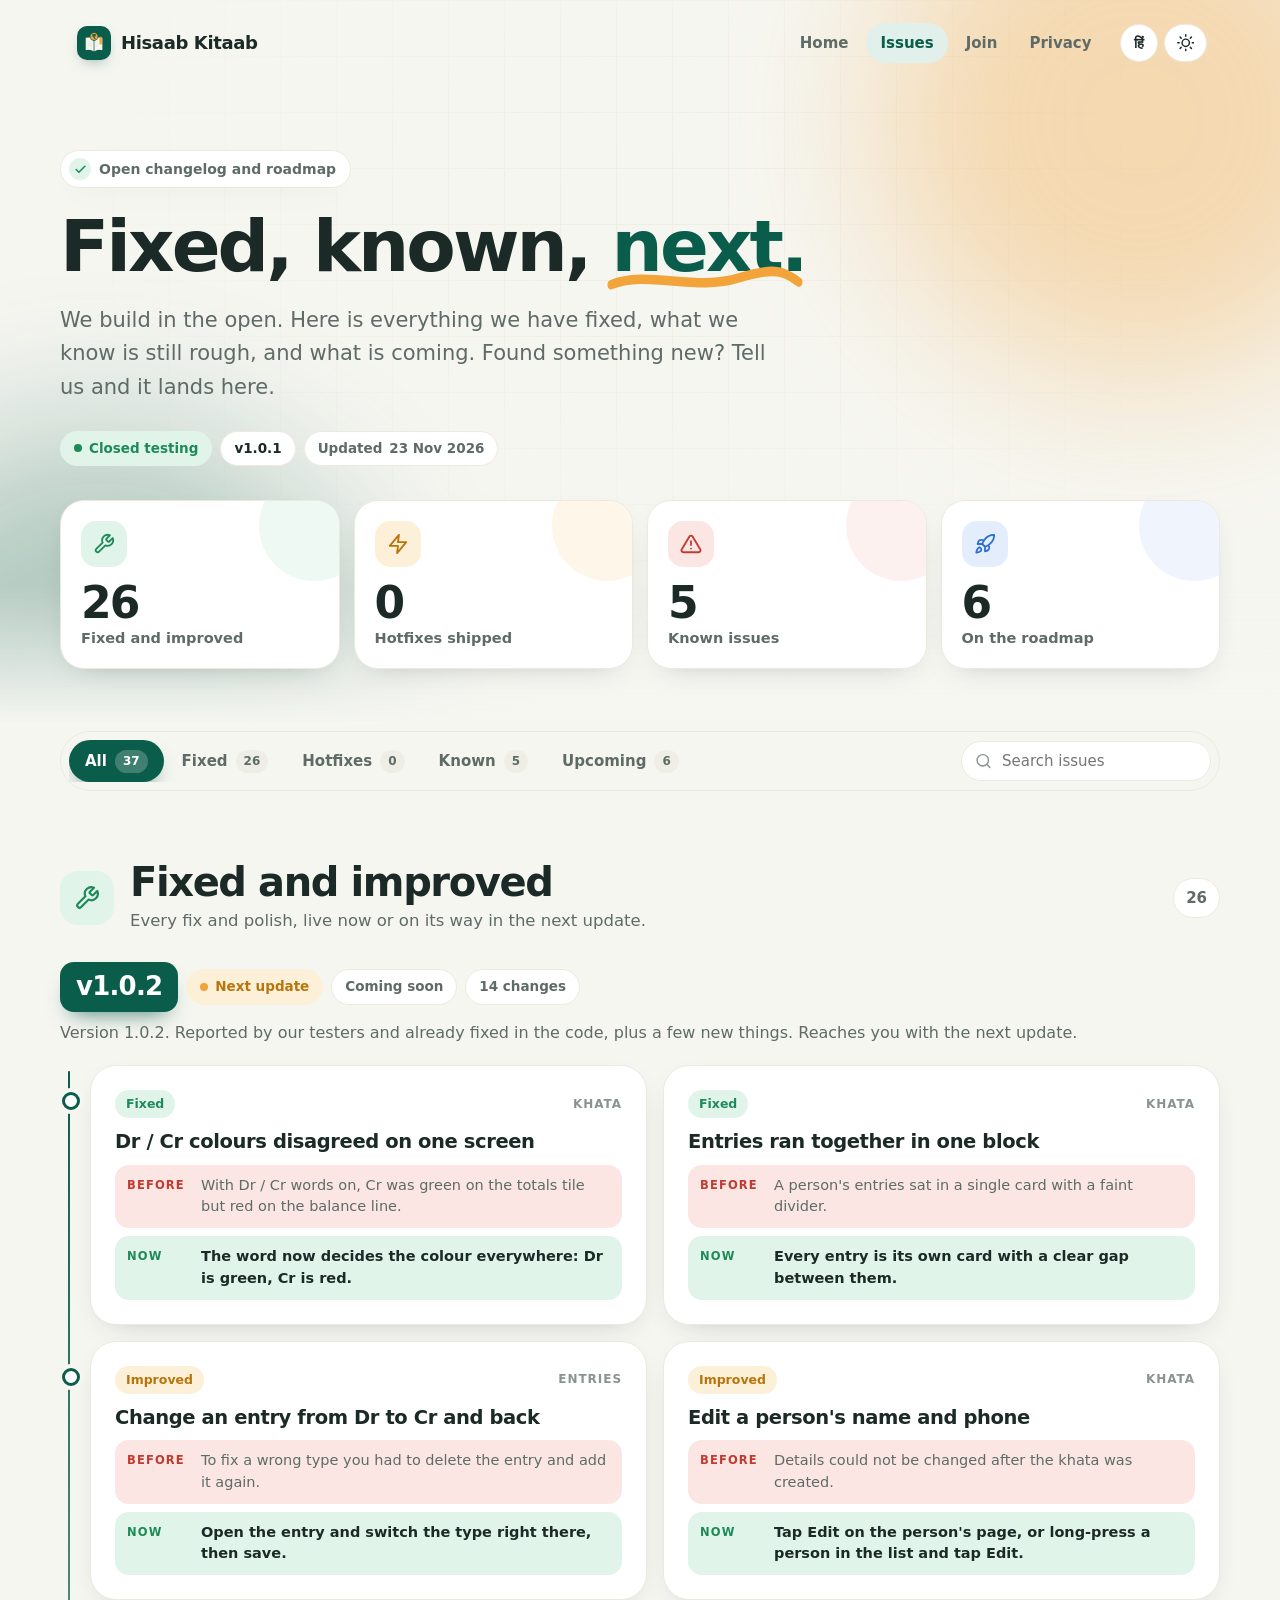
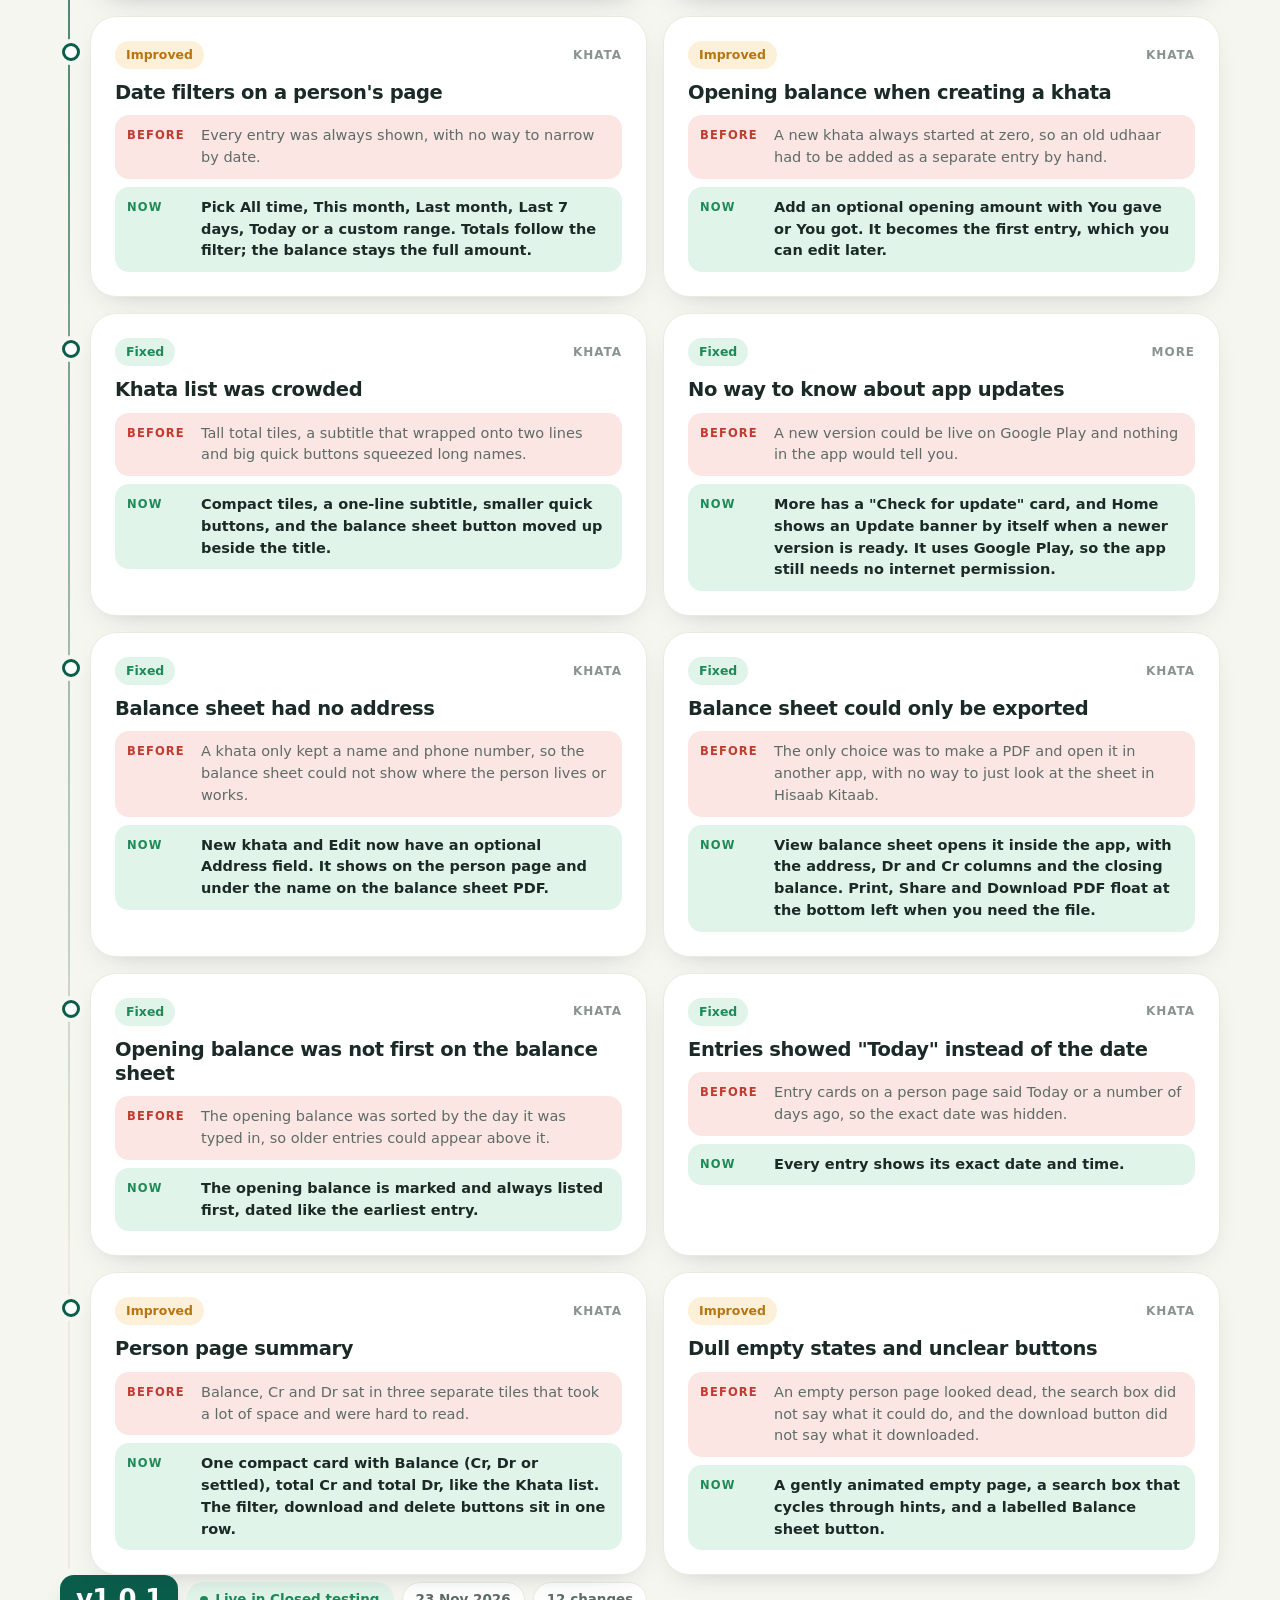
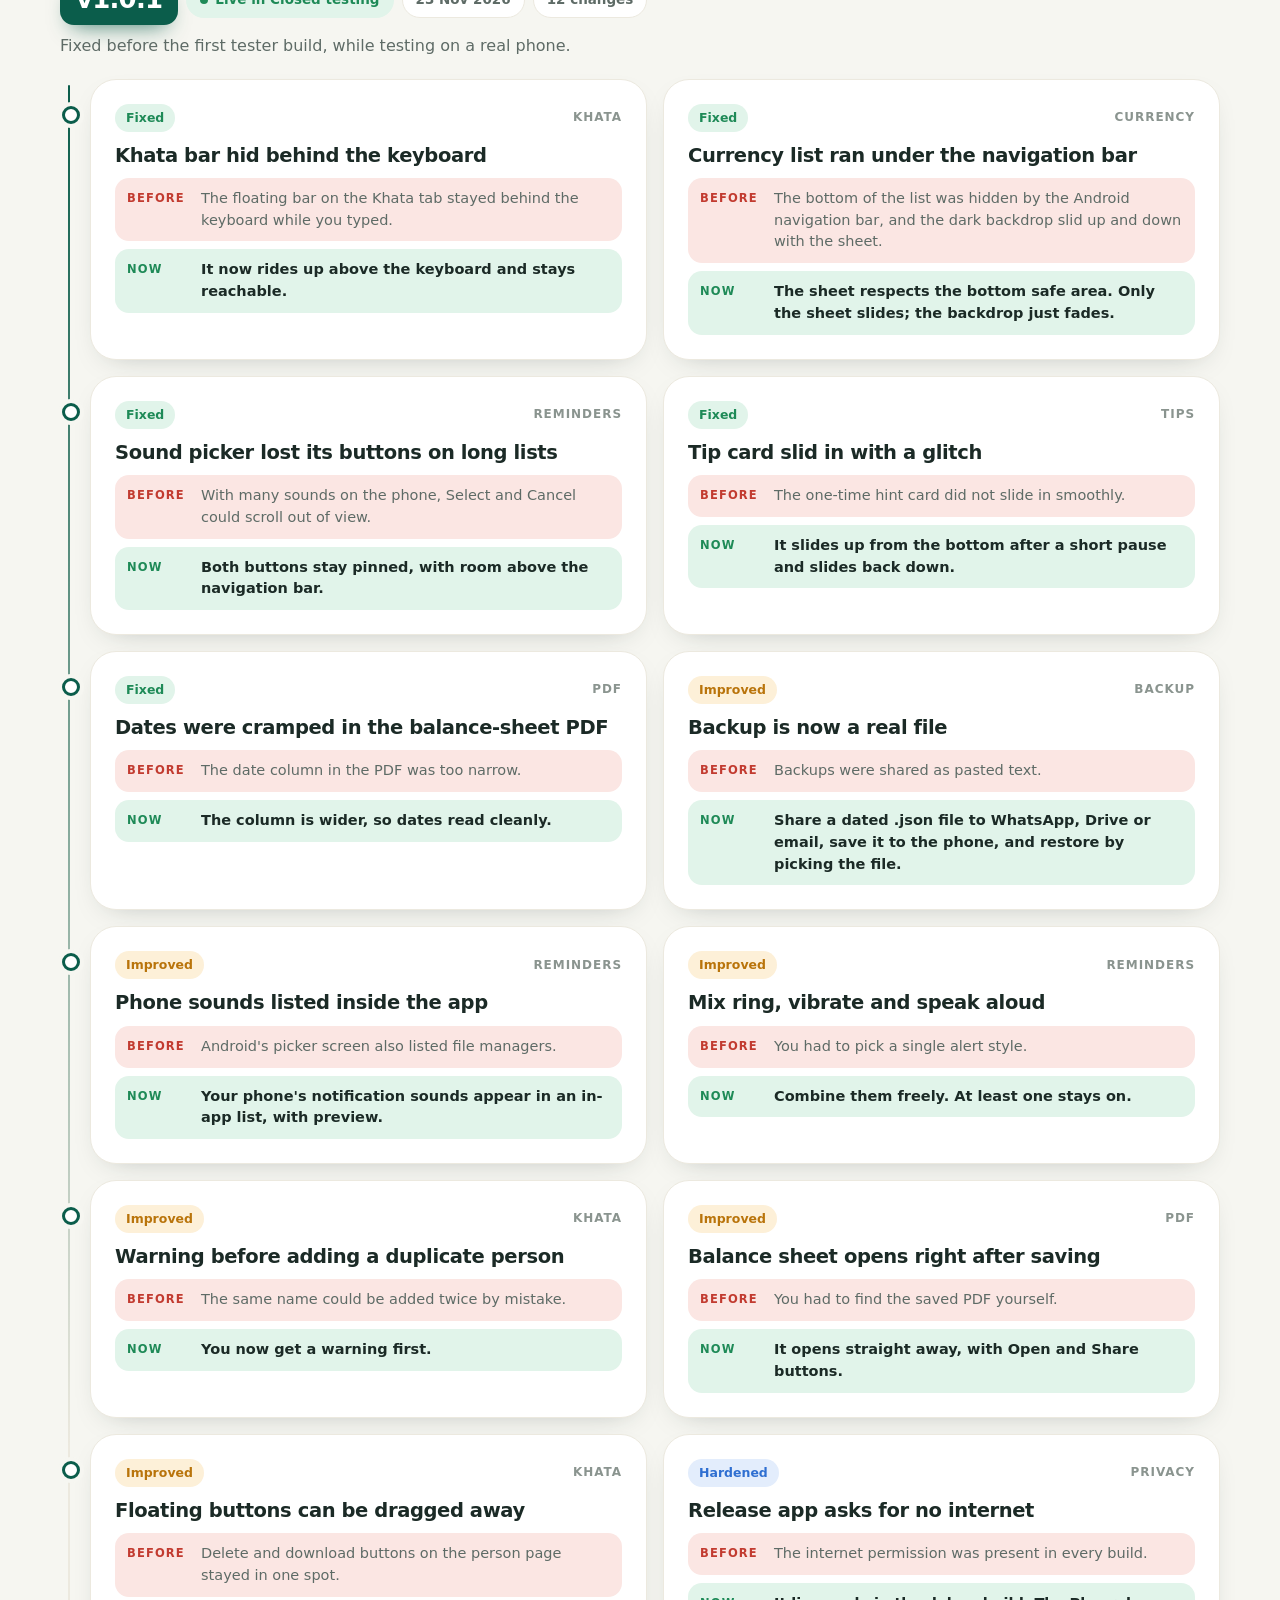
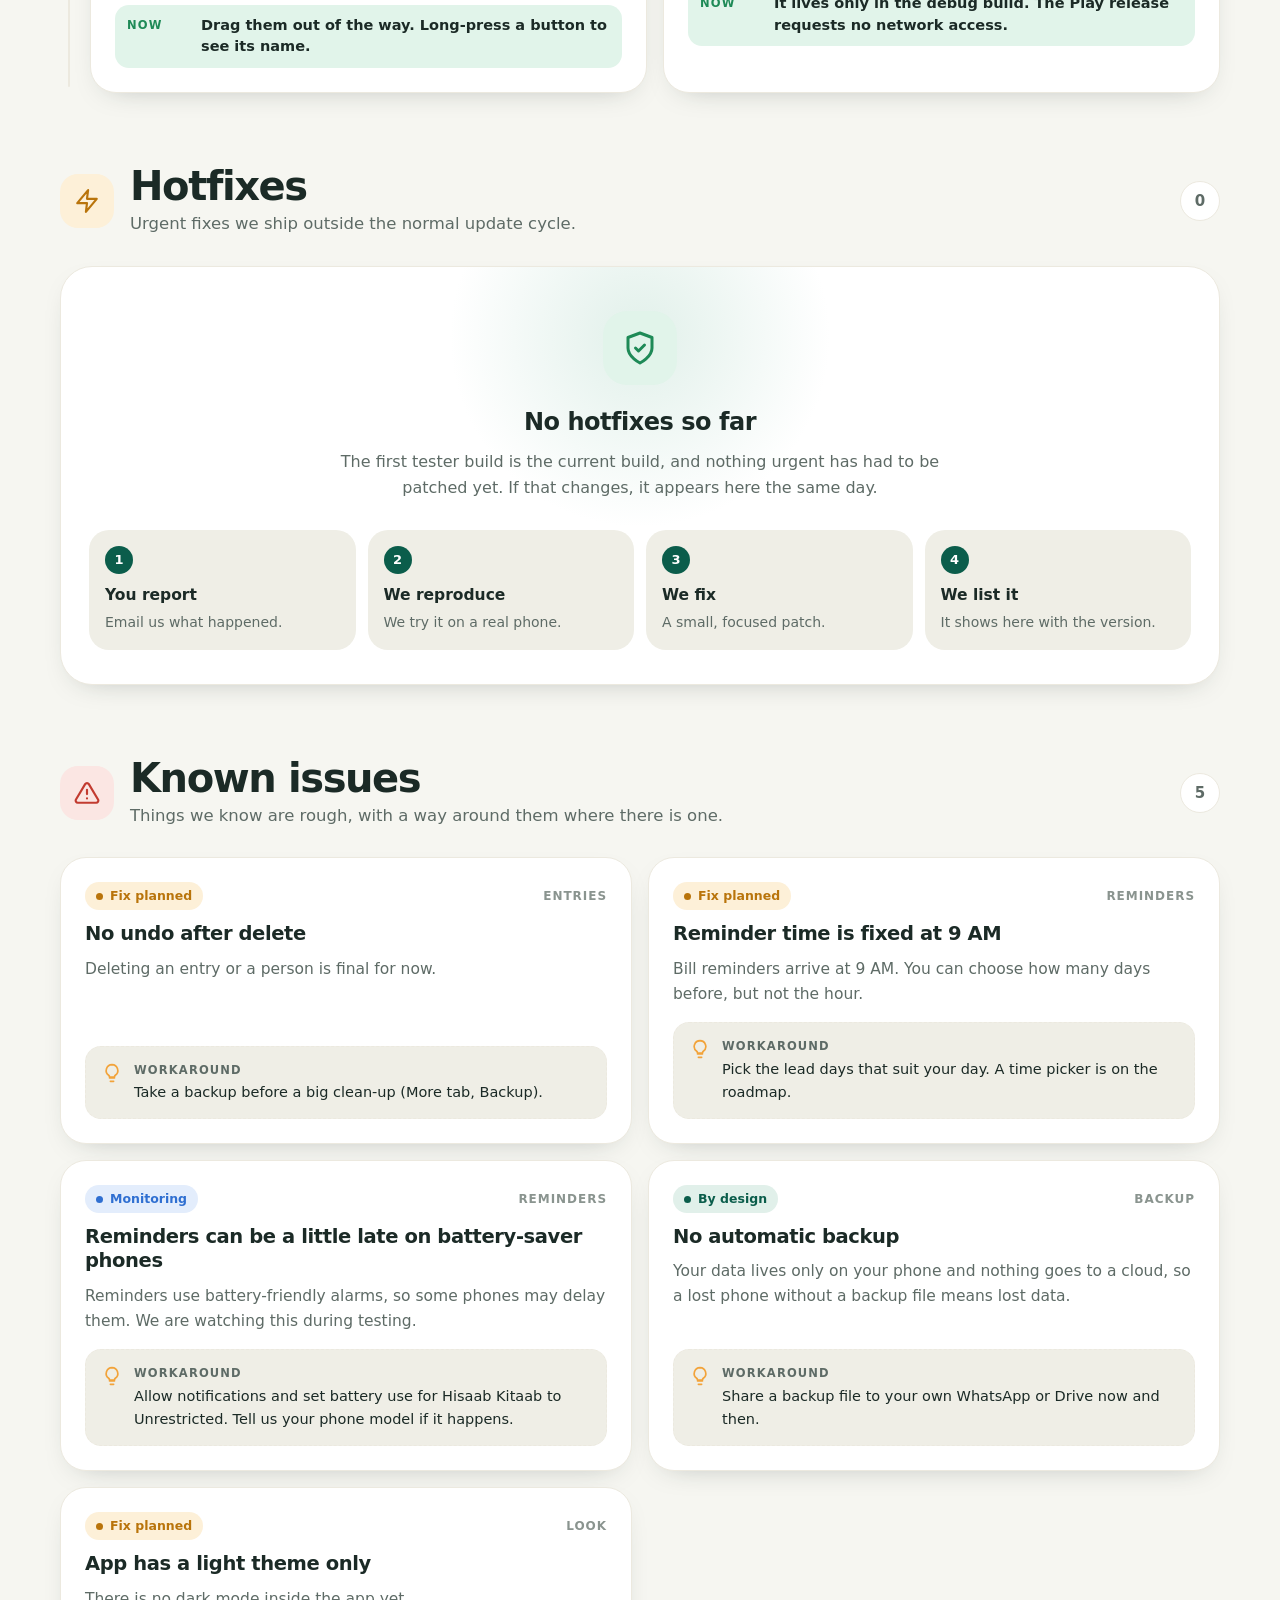
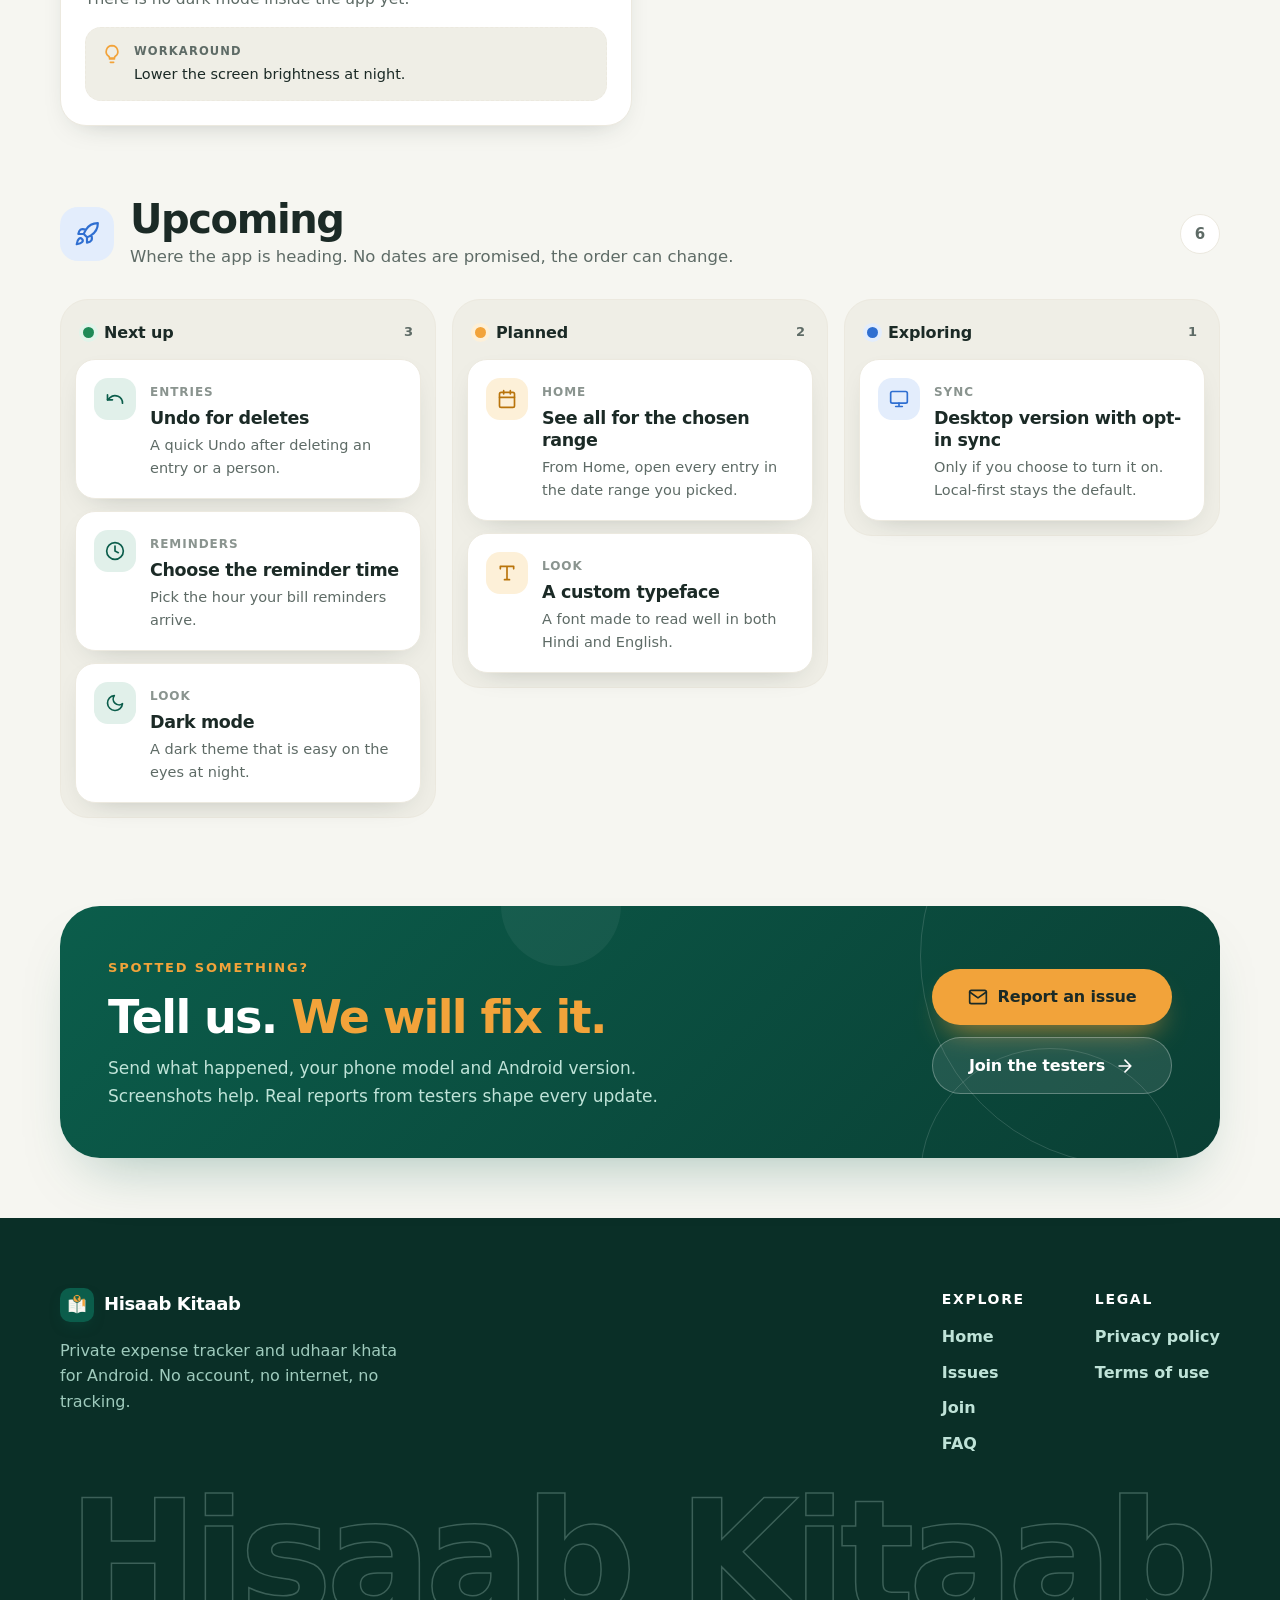
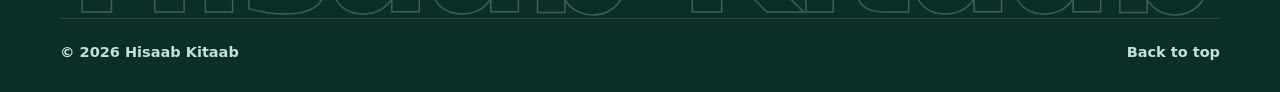
<file: issues/index.html>
<!doctype html>
<html lang="en" data-lang="en">
<head>
  <meta charset="utf-8">
  <meta name="viewport" content="width=device-width, initial-scale=1">
  <title>Hisaab Kitaab: Issues, fixes and roadmap</title>
  <meta name="description" content="What is fixed, what is known, what is coming next. The open changelog and roadmap for the Hisaab Kitaab Android app.">
  <link rel="canonical" href="https://arunkaushikdev.github.io/hisaab-kitaab-site/issues/">
  <meta name="theme-color" content="#0b5d4b">
  <link rel="icon" type="image/png" href="../assets/favicon-64.png">
  <link rel="apple-touch-icon" href="../assets/icon-192.png">
  <link rel="stylesheet" href="../css/style.css">
  <script>
    (function () {
      var d = document.documentElement;
      d.classList.add('js');
      try {
        var t = localStorage.getItem('hk-theme');
        if (!t && window.matchMedia && matchMedia('(prefers-color-scheme: dark)').matches) t = 'dark';
        if (t === 'dark') d.setAttribute('data-theme', 'dark');
      } catch (e) {}
    })();
  </script>
</head>
<body>

<svg width="0" height="0" style="position:absolute" aria-hidden="true">
  <symbol id="i-sun" viewBox="0 0 24 24"><circle cx="12" cy="12" r="5"/><path d="M12 1v2M12 21v2M4.22 4.22l1.42 1.42M18.36 18.36l1.42 1.42M1 12h2M21 12h2M4.22 19.78l1.42-1.42M18.36 5.64l1.42-1.42"/></symbol>
  <symbol id="i-moon" viewBox="0 0 24 24"><path d="M21 12.79A9 9 0 1111.21 3 7 7 0 0021 12.79z"/></symbol>
  <symbol id="i-check" viewBox="0 0 24 24"><path d="M20 6L9 17l-5-5"/></symbol>
  <symbol id="i-arrow" viewBox="0 0 24 24"><path d="M5 12h14M12 5l7 7-7 7"/></symbol>
  <symbol id="i-shield" viewBox="0 0 24 24"><path d="M12 22s8-4 8-10V5l-8-3-8 3v7c0 6 8 10 8 10z"/></symbol>
  <symbol id="i-shieldcheck" viewBox="0 0 24 24"><path d="M12 22s8-4 8-10V5l-8-3-8 3v7c0 6 8 10 8 10z"/><path d="M9 12l2 2 4-4"/></symbol>
  <symbol id="i-wrench" viewBox="0 0 24 24"><path d="M14.7 6.3a1 1 0 000 1.4l1.6 1.6a1 1 0 001.4 0l3.77-3.77a6 6 0 01-7.94 7.94l-6.91 6.91a2.12 2.12 0 01-3-3l6.91-6.91a6 6 0 017.94-7.94l-3.76 3.76z"/></symbol>
  <symbol id="i-bolt" viewBox="0 0 24 24"><path d="M13 2L3 14h9l-1 8 10-12h-9l1-8z"/></symbol>
  <symbol id="i-alert" viewBox="0 0 24 24"><path d="M10.29 3.86L1.82 18a2 2 0 001.71 3h16.94a2 2 0 001.71-3L13.71 3.86a2 2 0 00-3.42 0zM12 9v4M12 17h.01"/></symbol>
  <symbol id="i-rocket" viewBox="0 0 24 24"><path d="M4.5 16.5c-1.5 1.26-2 5-2 5s3.74-.5 5-2c.71-.84.7-2.13-.09-2.91a2.18 2.18 0 00-2.91-.09zM12 15l-3-3a22 22 0 012-3.95A12.88 12.88 0 0122 2c0 2.72-.78 7.5-6 11a22.35 22.35 0 01-4 2zM9 12H4s.55-3.03 2-4c1.62-1.08 5 0 5 0M12 15v5s3.03-.55 4-2c1.08-1.62 0-5 0-5"/></symbol>
  <symbol id="i-search" viewBox="0 0 24 24"><circle cx="11" cy="11" r="8"/><path d="M21 21l-4.35-4.35"/></symbol>
  <symbol id="i-undo" viewBox="0 0 24 24"><path d="M3 7v6h6"/><path d="M21 17a9 9 0 00-15-6.7L3 13"/></symbol>
  <symbol id="i-clock" viewBox="0 0 24 24"><circle cx="12" cy="12" r="10"/><path d="M12 6v6l4 2"/></symbol>
  <symbol id="i-cal" viewBox="0 0 24 24"><rect x="3" y="4" width="18" height="18" rx="2"/><path d="M16 2v4M8 2v4M3 10h18"/></symbol>
  <symbol id="i-type" viewBox="0 0 24 24"><path d="M4 7V4h16v3M9 20h6M12 4v16"/></symbol>
  <symbol id="i-desk" viewBox="0 0 24 24"><rect x="2" y="3" width="20" height="14" rx="2"/><path d="M8 21h8M12 17v4"/></symbol>
  <symbol id="i-mail" viewBox="0 0 24 24"><path d="M4 4h16a2 2 0 012 2v12a2 2 0 01-2 2H4a2 2 0 01-2-2V6a2 2 0 012-2z"/><path d="M22 6l-10 7L2 6"/></symbol>
  <symbol id="i-bulb" viewBox="0 0 24 24"><path d="M9 18h6M10 22h4M12 2a7 7 0 00-4 12.7c.6.5 1 1.3 1 2.1V17h6v-.2c0-.8.4-1.6 1-2.1A7 7 0 0012 2z"/></symbol>
</svg>

<div class="progress" id="progress"></div>

<header class="nav" id="nav">
  <div class="nav-in">
    <a class="brand" href="../" aria-label="Hisaab Kitaab"><img src="../assets/icon-192.png" alt="" width="34" height="34"><span>Hisaab Kitaab</span></a>
    <nav class="nav-links" aria-label="Pages">
      <a href="../" data-i18n="n_home">Home</a>
      <a href="./" class="on" aria-current="page" data-i18n="n_issues">Issues</a>
      <a href="../#join" data-i18n="n_join">Join</a>
      <a href="../privacy/" data-i18n="n_priv">Privacy</a>
    </nav>
    <div class="tools">
      <button class="pill" id="lang" type="button" aria-label="Language"><span id="langLabel">हिं</span></button>
      <button class="pill" id="theme" type="button" aria-label="Theme"><svg class="ico sun"><use href="#i-sun"/></svg><svg class="ico moon"><use href="#i-moon"/></svg></button>
    </div>
  </div>
</header>

<main id="top">

<!-- HERO -->
<div class="iss-hero">
  <div class="grid-bg"></div>
  <div class="blob b1" data-par="0.04"></div>
  <div class="blob b2" data-par="-0.03"></div>
  <div class="wrap iss-hero-in">
    <span class="eyebrow rv"><span class="dot"><svg class="ico"><use href="#i-check"/></svg></span><span data-i18n="eyebrow">Open changelog and roadmap</span></span>
    <h1 class="rv" style="--d:.08s"><span data-i18n="h1a">Fixed, known,</span> <span class="hl"><span data-i18n="h1b">next.</span><svg viewBox="0 0 200 20" preserveAspectRatio="none" aria-hidden="true"><path d="M3 13 C 40 2, 90 18, 135 8 S 185 6, 197 11"/></svg></span></h1>
    <p class="lead rv" style="--d:.16s" data-i18n="lead">We build in the open. Here is everything we have fixed, what we know is still rough, and what is coming. Found something new? Tell us and it lands here.</p>
    <div class="iss-meta rv" style="--d:.22s">
      <span class="iss-chip live"><i></i><span data-i18n="m_live">Closed testing</span></span>
      <span class="iss-chip" id="mVer">v1.0.1</span>
      <span class="iss-chip mute"><span data-i18n="m_upd">Updated</span> <b id="mUpd"></b></span>
    </div>
    <div class="iss-stats rv" style="--d:.28s" id="stats"></div>
  </div>
</div>

<!-- FILTER BAR -->
<div class="iss-bar" id="bar">
  <div class="wrap iss-bar-in">
    <div class="iss-tabs" id="tabs" role="tablist" aria-label="Filter"><span class="iss-ind" id="ind"></span></div>
    <label class="iss-search">
      <svg class="ico"><use href="#i-search"/></svg>
      <input id="q" type="search" autocomplete="off" data-i18n-ph="search" placeholder="Search issues">
    </label>
  </div>
</div>

<div class="wrap iss-body" id="body">
  <noscript><p class="iss-empty">Please enable JavaScript to see the list.</p></noscript>
  <div id="sections"></div>
  <div class="iss-none" id="none" hidden>
    <svg class="ico"><use href="#i-search"/></svg>
    <b data-i18n="none_t">Nothing matches that search</b>
    <span data-i18n="none_d">Try a different word, or clear the search.</span>
  </div>

  <!-- CTA -->
  <section class="iss-cta rv" id="report">
    <div class="iss-cta-art" aria-hidden="true"><i></i><i></i><i></i></div>
    <div class="iss-cta-copy">
      <span class="kicker" data-i18n="c_k">Spotted something?</span>
      <h2 data-i18n-html="c_h">Tell us. <em>We will fix it.</em></h2>
      <p data-i18n="c_p">Send what happened, your phone model and Android version. Screenshots help. Real reports from testers shape every update.</p>
    </div>
    <div class="iss-cta-act">
      <a class="btn saffron" id="repBtn" href="#" target="_blank" rel="noopener"><svg class="ico"><use href="#i-mail"/></svg><span data-i18n="c_b1">Report an issue</span></a>
      <a class="btn ghost" href="../#join"><span data-i18n="c_b2">Join the testers</span><svg class="ico"><use href="#i-arrow"/></svg></a>
    </div>
  </section>
</div>
</main>

<footer class="site-foot">
  <div class="wrap">
    <div class="foot-top">
      <div class="foot-brand">
        <a class="brand" href="../"><img src="../assets/icon-192.png" alt="" width="34" height="34"><span>Hisaab Kitaab</span></a>
        <p data-i18n="foot_blurb">Private expense tracker and udhaar khata for Android. No account, no internet, no tracking.</p>
      </div>
      <nav class="foot-cols" aria-label="Footer">
        <div>
          <b data-i18n="foot_explore">Explore</b>
          <a href="../" data-i18n="n_home">Home</a>
          <a href="./" data-i18n="n_issues">Issues</a>
          <a href="../#join" data-i18n="n_join">Join</a>
          <a href="../#faq" data-i18n="n_faq">FAQ</a>
        </div>
        <div>
          <b data-i18n="foot_legal">Legal</b>
          <a href="../privacy/" data-i18n="n_priv_full">Privacy policy</a>
          <a href="../terms/" data-i18n="n_terms">Terms of use</a>
        </div>
      </nav>
    </div>
    <div class="foot-word" aria-hidden="true">Hisaab Kitaab</div>
    <div class="foot-bot"><span>© 2026 Hisaab Kitaab</span><a href="#top" data-i18n="top">Back to top</a></div>
  </div>
</footer>

<script src="../js/issues-data.js"></script>
<script src="../js/issues.js"></script>
</body>
</html>
</file>
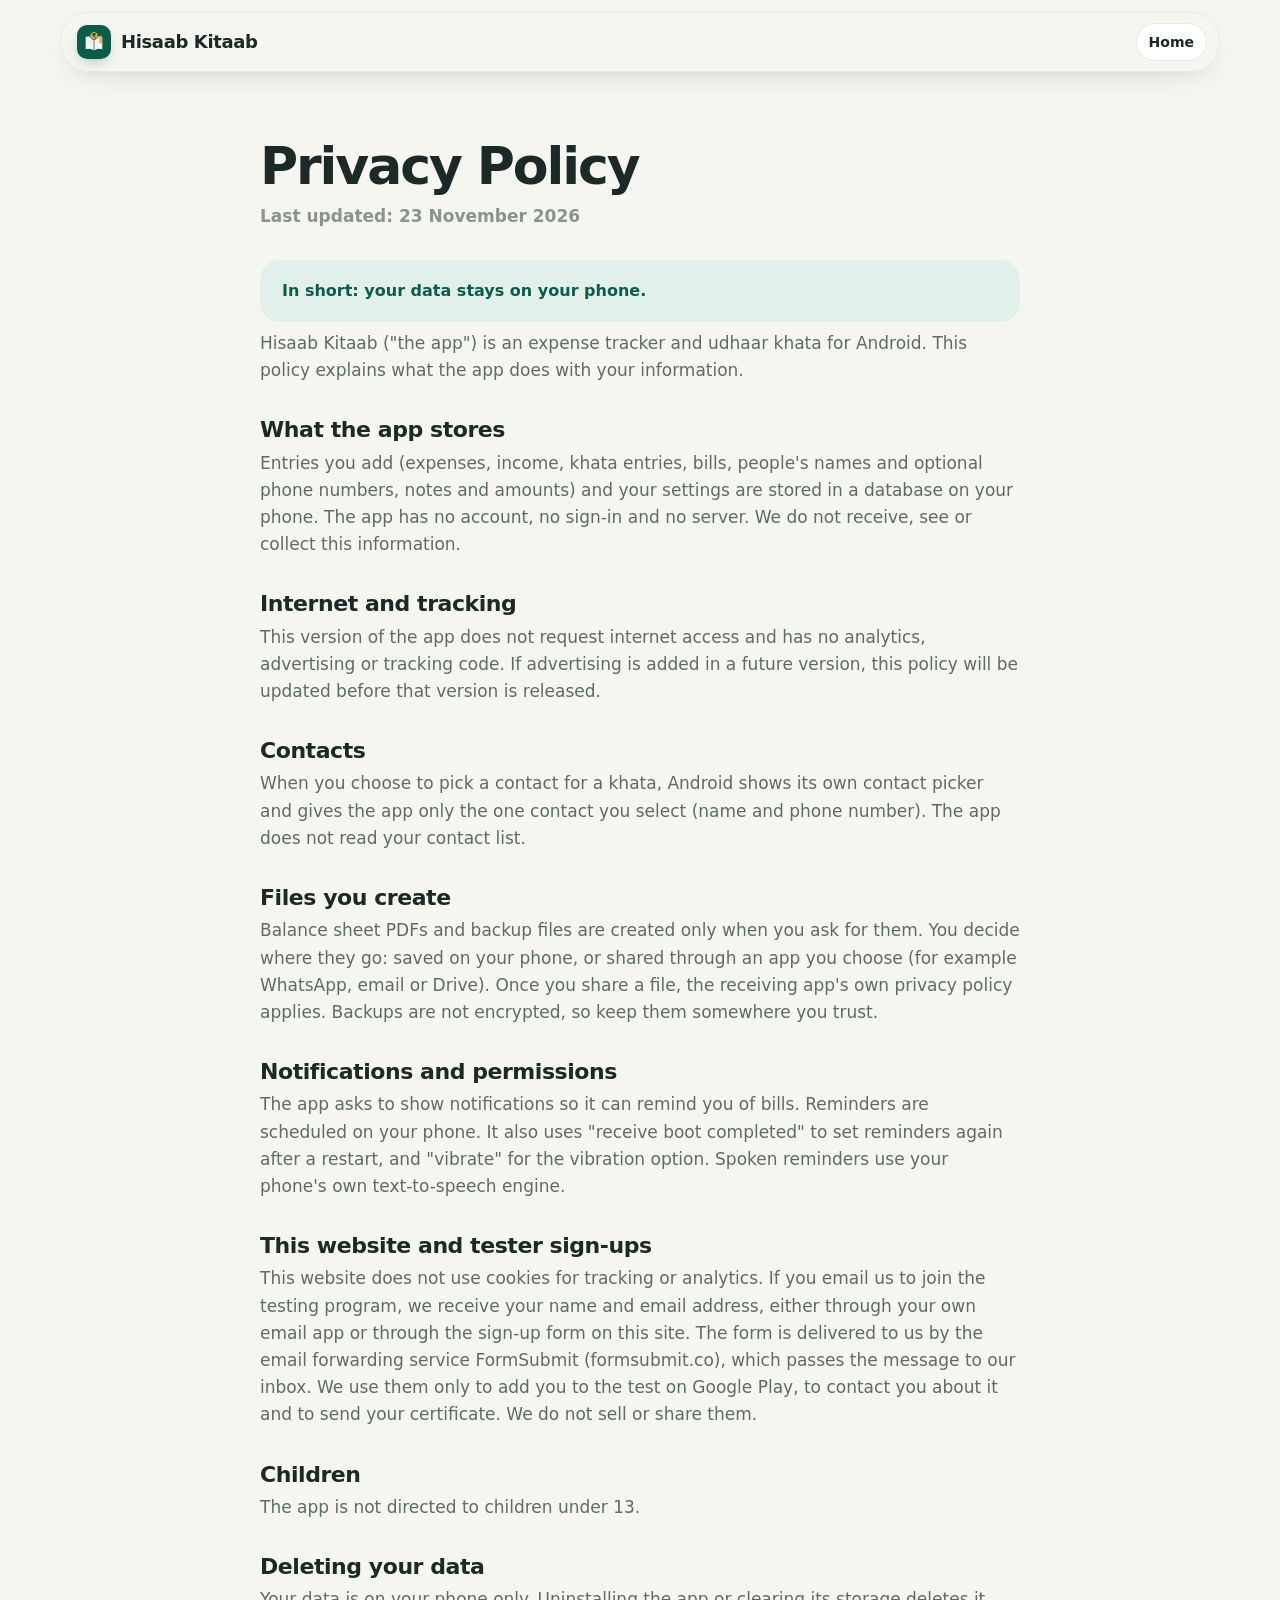
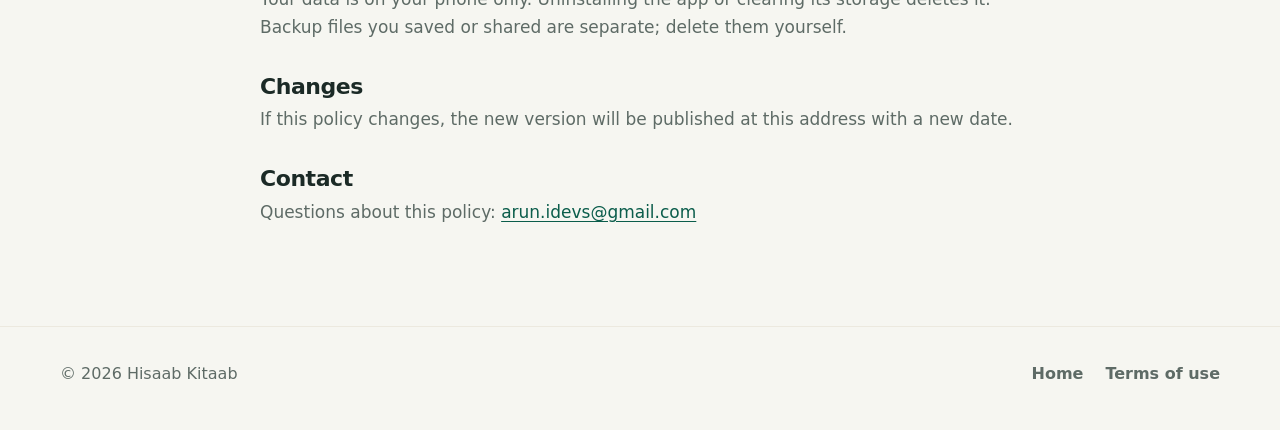
<file: privacy/index.html>
<!doctype html>
<html lang="en">
<head>
  <meta charset="utf-8">
  <meta name="viewport" content="width=device-width, initial-scale=1">
  <title>Hisaab Kitaab: Privacy Policy</title>
  <meta name="description" content="Privacy policy for the Hisaab Kitaab Android app. Your data stays on your phone.">
  <link rel="canonical" href="https://arunkaushikdev.github.io/hisaab-kitaab-site/privacy/">
  <meta name="theme-color" content="#0b5d4b">
  <link rel="icon" type="image/png" href="../assets/favicon-64.png">
  <link rel="stylesheet" href="../css/style.css">
  <script>
    (function () {
      try {
        var t = localStorage.getItem('hk-theme');
        if (!t && window.matchMedia && matchMedia('(prefers-color-scheme: dark)').matches) t = 'dark';
        if (t === 'dark') document.documentElement.setAttribute('data-theme', 'dark');
      } catch (e) {}
    })();
  </script>
</head>
<body>
<header class="nav stuck">
  <div class="nav-in">
    <a class="brand" href="../"><img src="../assets/icon-192.png" alt="" width="34" height="34"><span>Hisaab Kitaab</span></a>
    <div class="tools" style="margin-left:auto"><a class="pill" href="../">Home</a></div>
  </div>
</header>

<main class="wrap doc">
  <h1>Privacy Policy</h1>
  <p class="upd">Last updated: 23 November 2026</p>

  <div class="callout">In short: your data stays on your phone.</div>

  <p>Hisaab Kitaab ("the app") is an expense tracker and udhaar khata for Android. This policy explains what the app does with your information.</p>

  <h2>What the app stores</h2>
  <p>Entries you add (expenses, income, khata entries, bills, people's names and optional phone numbers, notes and amounts) and your settings are stored in a database on your phone. The app has no account, no sign-in and no server. We do not receive, see or collect this information.</p>

  <h2>Internet and tracking</h2>
  <p>This version of the app does not request internet access and has no analytics, advertising or tracking code. If advertising is added in a future version, this policy will be updated before that version is released.</p>

  <h2>Contacts</h2>
  <p>When you choose to pick a contact for a khata, Android shows its own contact picker and gives the app only the one contact you select (name and phone number). The app does not read your contact list.</p>

  <h2>Files you create</h2>
  <p>Balance sheet PDFs and backup files are created only when you ask for them. You decide where they go: saved on your phone, or shared through an app you choose (for example WhatsApp, email or Drive). Once you share a file, the receiving app's own privacy policy applies. Backups are not encrypted, so keep them somewhere you trust.</p>

  <h2>Notifications and permissions</h2>
  <p>The app asks to show notifications so it can remind you of bills. Reminders are scheduled on your phone. It also uses "receive boot completed" to set reminders again after a restart, and "vibrate" for the vibration option. Spoken reminders use your phone's own text-to-speech engine.</p>

  <h2>This website and tester sign-ups</h2>
  <p>This website does not use cookies for tracking or analytics. If you email us to join the testing program, we receive your name and email address, either through your own email app or through the sign-up form on this site. The form is delivered to us by the email forwarding service FormSubmit (formsubmit.co), which passes the message to our inbox. We use them only to add you to the test on Google Play, to contact you about it and to send your certificate. We do not sell or share them.</p>

  <h2>Children</h2>
  <p>The app is not directed to children under 13.</p>

  <h2>Deleting your data</h2>
  <p>Your data is on your phone only. Uninstalling the app or clearing its storage deletes it. Backup files you saved or shared are separate; delete them yourself.</p>

  <h2>Changes</h2>
  <p>If this policy changes, the new version will be published at this address with a new date.</p>

  <h2>Contact</h2>
  <p>Questions about this policy: <a href="mailto:arun.idevs@gmail.com">arun.idevs@gmail.com</a></p>
</main>

<footer>
  <div class="wrap foot">
    <span>© 2026 Hisaab Kitaab</span>
    <nav aria-label="Footer"><a href="../">Home</a><a href="../terms/">Terms of use</a></nav>
  </div>
</footer>
</body>
</html>
</file>
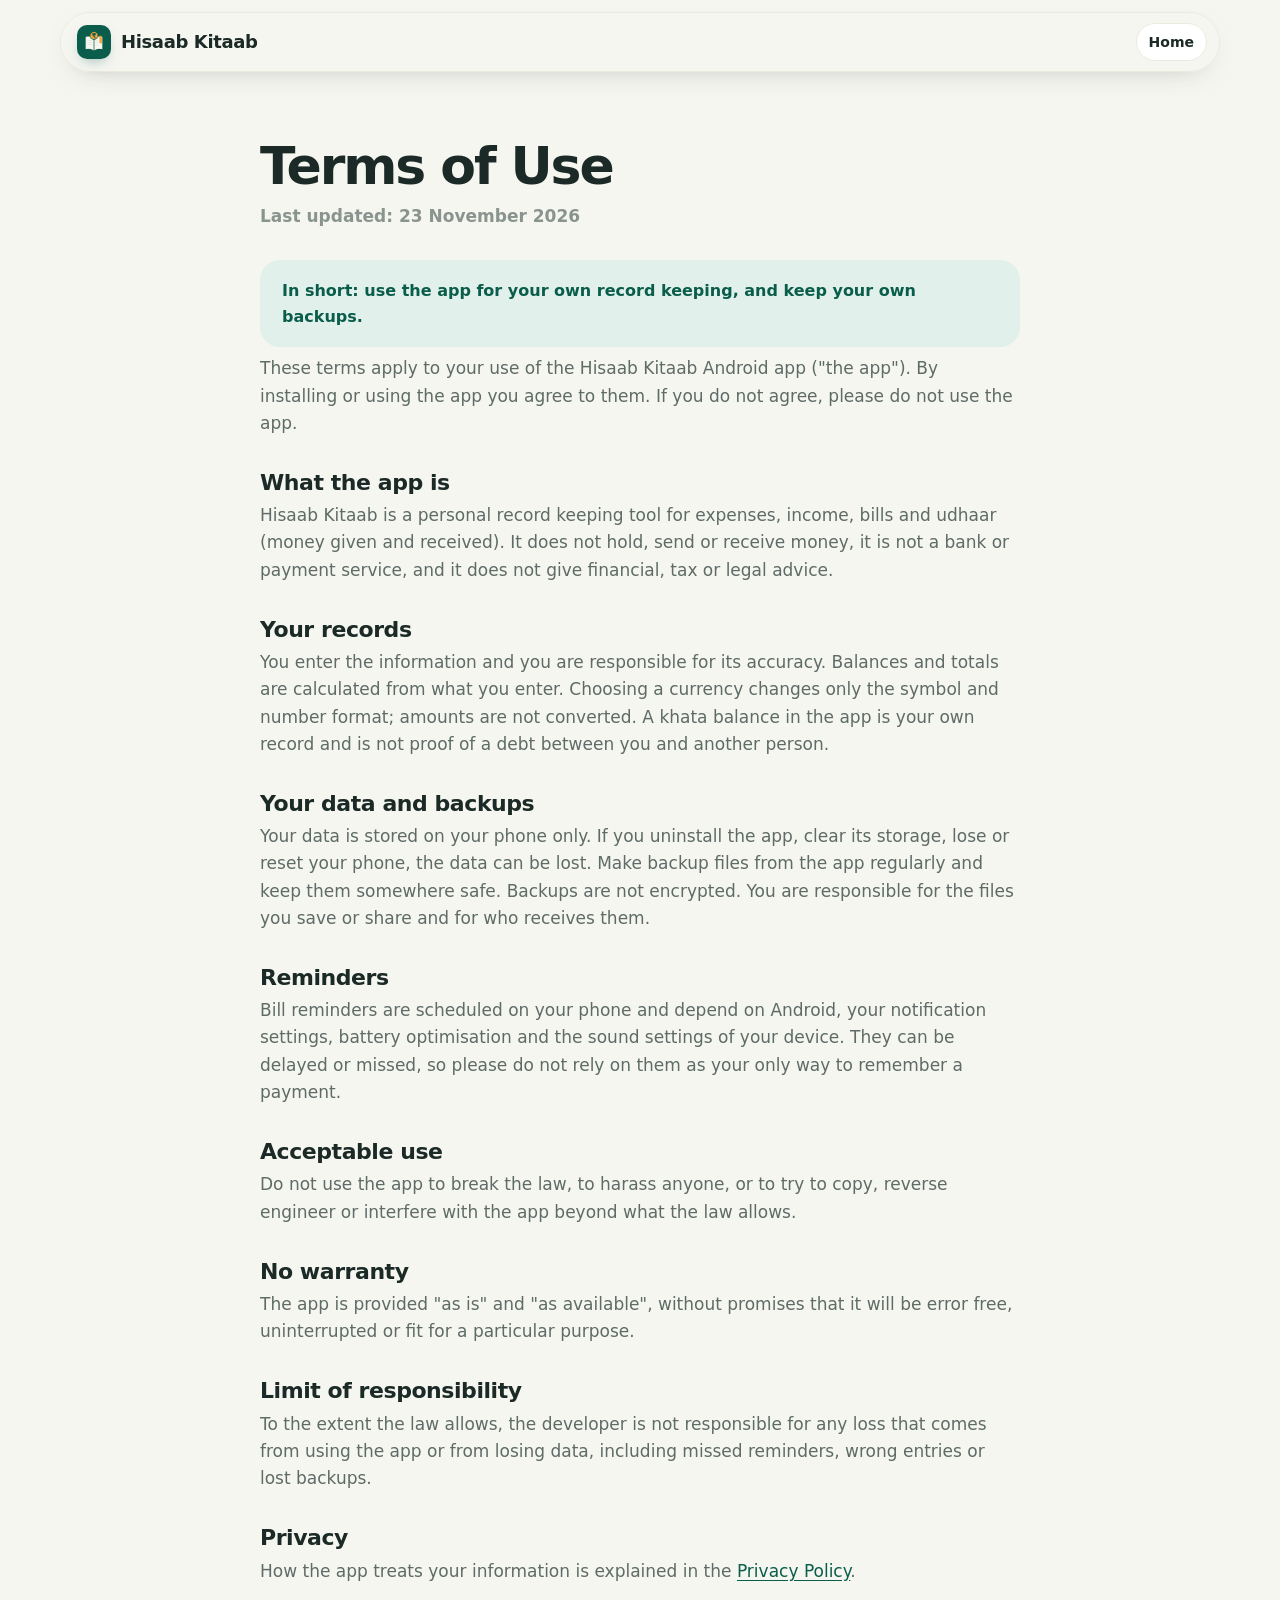
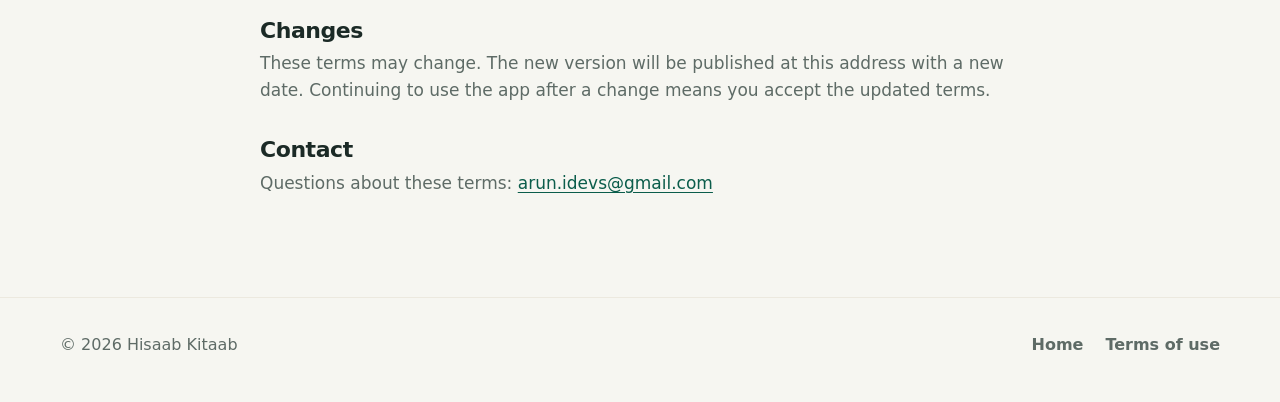
<file: terms/index.html>
<!doctype html>
<html lang="en">
<head>
  <meta charset="utf-8">
  <meta name="viewport" content="width=device-width, initial-scale=1">
  <title>Hisaab Kitaab: Terms of Use</title>
  <meta name="description" content="Terms of use for the Hisaab Kitaab Android app.">
  <link rel="canonical" href="https://arunkaushikdev.github.io/hisaab-kitaab-site/terms/">
  <meta name="theme-color" content="#0b5d4b">
  <link rel="icon" type="image/png" href="../assets/favicon-64.png">
  <link rel="stylesheet" href="../css/style.css">
  <script>
    (function () {
      try {
        var t = localStorage.getItem('hk-theme');
        if (!t && window.matchMedia && matchMedia('(prefers-color-scheme: dark)').matches) t = 'dark';
        if (t === 'dark') document.documentElement.setAttribute('data-theme', 'dark');
      } catch (e) {}
    })();
  </script>
</head>
<body>
<header class="nav stuck">
  <div class="nav-in">
    <a class="brand" href="../"><img src="../assets/icon-192.png" alt="" width="34" height="34"><span>Hisaab Kitaab</span></a>
    <div class="tools" style="margin-left:auto"><a class="pill" href="../">Home</a></div>
  </div>
</header>

<main class="wrap doc">
  <h1>Terms of Use</h1>
  <p class="upd">Last updated: 23 November 2026</p>

  <div class="callout">In short: use the app for your own record keeping, and keep your own backups.</div>

  <p>These terms apply to your use of the Hisaab Kitaab Android app ("the app"). By installing or using the app you agree to them. If you do not agree, please do not use the app.</p>

  <h2>What the app is</h2>
  <p>Hisaab Kitaab is a personal record keeping tool for expenses, income, bills and udhaar (money given and received). It does not hold, send or receive money, it is not a bank or payment service, and it does not give financial, tax or legal advice.</p>

  <h2>Your records</h2>
  <p>You enter the information and you are responsible for its accuracy. Balances and totals are calculated from what you enter. Choosing a currency changes only the symbol and number format; amounts are not converted. A khata balance in the app is your own record and is not proof of a debt between you and another person.</p>

  <h2>Your data and backups</h2>
  <p>Your data is stored on your phone only. If you uninstall the app, clear its storage, lose or reset your phone, the data can be lost. Make backup files from the app regularly and keep them somewhere safe. Backups are not encrypted. You are responsible for the files you save or share and for who receives them.</p>

  <h2>Reminders</h2>
  <p>Bill reminders are scheduled on your phone and depend on Android, your notification settings, battery optimisation and the sound settings of your device. They can be delayed or missed, so please do not rely on them as your only way to remember a payment.</p>

  <h2>Acceptable use</h2>
  <p>Do not use the app to break the law, to harass anyone, or to try to copy, reverse engineer or interfere with the app beyond what the law allows.</p>

  <h2>No warranty</h2>
  <p>The app is provided "as is" and "as available", without promises that it will be error free, uninterrupted or fit for a particular purpose.</p>

  <h2>Limit of responsibility</h2>
  <p>To the extent the law allows, the developer is not responsible for any loss that comes from using the app or from losing data, including missed reminders, wrong entries or lost backups.</p>

  <h2>Privacy</h2>
  <p>How the app treats your information is explained in the <a href="../privacy/">Privacy Policy</a>.</p>

  <h2>Changes</h2>
  <p>These terms may change. The new version will be published at this address with a new date. Continuing to use the app after a change means you accept the updated terms.</p>

  <h2>Contact</h2>
  <p>Questions about these terms: <a href="mailto:arun.idevs@gmail.com">arun.idevs@gmail.com</a></p>
</main>

<footer>
  <div class="wrap foot">
    <span>© 2026 Hisaab Kitaab</span>
    <nav aria-label="Footer"><a href="../">Home</a><a href="../terms/">Terms of use</a></nav>
  </div>
</footer>
</body>
</html>
</file>
<file: css/style.css>
/* Hisaab Kitaab site. Palette matches the app: warm paper, ink green, saffron. */
:root {
  --paper: #f6f6f1;
  --paper2: #efeee6;
  --card: #ffffff;
  --ink: #1b2a26;
  --sub: #5e6b66;
  --mute: #8a948f;
  --line: #ece9df;
  --green: #0b5d4b;
  --green2: #0e6c58;
  --gsoft: #e1f0ea;
  --gtext: #bfe3d8;
  --saffron: #f2a33a;
  --inc: #1e8a57;
  --incsoft: #e1f4ea;
  --exp: #c23b30;
  --expsoft: #fbe6e3;
  --glass: rgba(246, 246, 241, 0.72);
  --shadow: 0 30px 60px -28px rgba(11, 93, 75, 0.35);
  --shadow-sm: 0 10px 30px -18px rgba(27, 42, 38, 0.35);
  --r: 28px;
  --ease: cubic-bezier(0.22, 1, 0.36, 1);
  color-scheme: light;
}
:root[data-theme="dark"] {
  --paper: #0e1916;
  --paper2: #121f1b;
  --card: #16241f;
  --ink: #eaf1ee;
  --sub: #9db0a9;
  --mute: #6f857d;
  --line: #243530;
  --green: #2fa388;
  --green2: #2a9a80;
  --gsoft: #14302a;
  --gtext: #bfe3d8;
  --inc: #43c185;
  --incsoft: #12301f;
  --exp: #ef6a5e;
  --expsoft: #351a17;
  --glass: rgba(14, 25, 22, 0.72);
  --shadow: 0 30px 60px -28px rgba(0, 0, 0, 0.7);
  --shadow-sm: 0 10px 30px -18px rgba(0, 0, 0, 0.7);
  color-scheme: dark;
}

* { box-sizing: border-box; margin: 0; padding: 0; }
html { scroll-behavior: smooth; -webkit-text-size-adjust: 100%; }
body {
  font-family: "Segoe UI", system-ui, -apple-system, "Noto Sans", "Noto Sans Devanagari", Roboto, "Helvetica Neue", Arial, sans-serif;
  background: var(--paper);
  color: var(--ink);
  line-height: 1.6;
  overflow-x: hidden;
  transition: background 0.4s, color 0.4s;
}
img, svg { display: block; max-width: 100%; }
a { color: inherit; text-decoration: none; }
button { font: inherit; color: inherit; cursor: pointer; border: 0; background: none; }
.ico { width: 1.25em; height: 1.25em; fill: none; stroke: currentColor; stroke-width: 2; stroke-linecap: round; stroke-linejoin: round; flex: none; }
.wrap { width: min(1160px, 100% - 40px); margin-inline: auto; }
.sr { position: absolute; width: 1px; height: 1px; overflow: hidden; clip: rect(0 0 0 0); white-space: nowrap; }
:focus-visible { outline: 3px solid var(--saffron); outline-offset: 3px; border-radius: 10px; }
::selection { background: var(--saffron); color: #1b2a26; }

/* scroll progress */
.progress { position: fixed; inset: 0 0 auto 0; height: 3px; z-index: 60; background: linear-gradient(90deg, var(--saffron), var(--green)); transform-origin: 0 50%; transform: scaleX(0); }

/* nav */
.nav { position: fixed; top: 12px; left: 0; right: 0; z-index: 50; pointer-events: none; }
.nav-in {
  pointer-events: auto;
  width: min(1160px, 100% - 24px); margin-inline: auto;
  display: flex; align-items: center; gap: 14px;
  padding: 10px 12px 10px 16px; border-radius: 999px;
  background: transparent; border: 1px solid transparent;
  transition: background 0.35s, border-color 0.35s, box-shadow 0.35s, backdrop-filter 0.35s;
}
.nav.stuck .nav-in { background: var(--glass); border-color: var(--line); box-shadow: var(--shadow-sm); backdrop-filter: blur(16px) saturate(1.4); -webkit-backdrop-filter: blur(16px) saturate(1.4); }
.brand { display: flex; align-items: center; gap: 10px; font-weight: 800; letter-spacing: -0.02em; font-size: 18px; }
.brand img { width: 34px; height: 34px; border-radius: 10px; box-shadow: 0 6px 16px -8px rgba(11, 93, 75, 0.7); }
.nav-links { display: flex; gap: 4px; margin-left: auto; }
.nav-links a { padding: 8px 14px; border-radius: 999px; font-size: 15px; font-weight: 600; color: var(--sub); transition: background 0.25s, color 0.25s; }
.nav-links a:hover { background: var(--gsoft); color: var(--green); }
.tools { display: flex; gap: 6px; }
.pill {
  height: 38px; min-width: 38px; padding: 0 12px; display: inline-flex; align-items: center; justify-content: center; gap: 6px;
  border-radius: 999px; font-weight: 700; font-size: 14px; background: var(--card); border: 1px solid var(--line); transition: transform 0.25s var(--ease), background 0.25s;
}
.pill:hover { transform: translateY(-2px); }
.pill .moon { display: none; }
:root[data-theme="dark"] .pill .sun { display: none; }
:root[data-theme="dark"] .pill .moon { display: block; }

/* buttons */
.btn {
  --bg: var(--green); --fg: #fff;
  position: relative; display: inline-flex; align-items: center; justify-content: center; gap: 10px;
  padding: 15px 26px; border-radius: 999px; font-weight: 800; font-size: 16px; letter-spacing: -0.01em;
  background: var(--bg); color: var(--fg); box-shadow: 0 16px 30px -14px rgba(11, 93, 75, 0.7);
  transition: transform 0.3s var(--ease), box-shadow 0.3s, background 0.3s; overflow: hidden; isolation: isolate;
}
.btn::after { content: ""; position: absolute; inset: 0; z-index: -1; background: linear-gradient(110deg, transparent 30%, rgba(255, 255, 255, 0.35) 50%, transparent 70%); transform: translateX(-120%); }
.btn:hover::after { transform: translateX(120%); transition: transform 0.9s var(--ease); }
.btn:hover { transform: translateY(-3px); box-shadow: 0 22px 36px -14px rgba(11, 93, 75, 0.75); }
.btn:active { transform: translateY(0) scale(0.98); }
.btn.ghost { --bg: var(--card); --fg: var(--ink); box-shadow: none; border: 1px solid var(--line); }
.btn.saffron { --bg: var(--saffron); --fg: #1b2a26; box-shadow: 0 16px 30px -14px rgba(242, 163, 58, 0.8); }
.btn[aria-disabled="true"] { cursor: default; }

/* hero */
.hero { position: relative; padding: 150px 0 90px; overflow: hidden; }
.blob { position: absolute; border-radius: 50%; filter: blur(80px); opacity: 0.55; pointer-events: none; will-change: transform; }
.b1 { width: 520px; height: 520px; background: #f2a33a; top: -140px; right: -120px; animation: drift 16s ease-in-out infinite alternate; opacity: 0.35; }
.b2 { width: 560px; height: 560px; background: #0b5d4b; bottom: -260px; left: -180px; animation: drift 20s ease-in-out infinite alternate-reverse; opacity: 0.28; }
.b3 { width: 320px; height: 320px; background: #7cc9b2; top: 30%; left: 38%; animation: drift 24s ease-in-out infinite alternate; opacity: 0.25; }
@keyframes drift { to { transform: translate3d(60px, 50px, 0) scale(1.12); } }
.grid-bg { position: absolute; inset: 0; background-image: linear-gradient(var(--line) 1px, transparent 1px), linear-gradient(90deg, var(--line) 1px, transparent 1px); background-size: 56px 56px; mask-image: radial-gradient(ellipse at 50% 30%, #000 10%, transparent 70%); -webkit-mask-image: radial-gradient(ellipse at 50% 30%, #000 10%, transparent 70%); opacity: 0.6; }
.hero-in { position: relative; display: grid; grid-template-columns: 1.05fr 0.95fr; gap: 40px; align-items: center; }
.eyebrow { display: inline-flex; align-items: center; gap: 8px; padding: 7px 14px 7px 8px; border-radius: 999px; background: var(--card); border: 1px solid var(--line); font-size: 14px; font-weight: 700; color: var(--sub); box-shadow: var(--shadow-sm); }
.eyebrow .dot { width: 22px; height: 22px; border-radius: 50%; background: var(--incsoft); color: var(--inc); display: grid; place-items: center; }
.eyebrow .dot .ico { width: 13px; height: 13px; stroke-width: 3; }
h1 { font-size: clamp(42px, 6.4vw, 78px); line-height: 1.02; letter-spacing: -0.04em; font-weight: 900; margin: 22px 0 20px; }
h1 .hl { position: relative; display: inline-block; color: var(--green); white-space: nowrap; }
h1 .hl svg { position: absolute; left: -2%; bottom: -14%; width: 104%; height: 0.38em; overflow: visible; }
h1 .hl path { stroke: var(--saffron); stroke-width: 7; fill: none; stroke-linecap: round; stroke-dasharray: 420; stroke-dashoffset: 420; animation: draw 1.1s 0.9s var(--ease) forwards; }
@keyframes draw { to { stroke-dashoffset: 0; } }
.lead { font-size: clamp(17px, 1.7vw, 21px); color: var(--sub); max-width: 34em; }
.cta { display: flex; flex-wrap: wrap; gap: 12px; margin-top: 30px; }
.trust { display: flex; flex-wrap: wrap; gap: 8px 22px; margin-top: 28px; color: var(--sub); font-weight: 600; font-size: 14.5px; }
.trust span { display: inline-flex; align-items: center; gap: 7px; }
.trust .ico { color: var(--green); width: 1.1em; height: 1.1em; }
.soon-note { margin-top: 10px; font-size: 13.5px; color: var(--mute); }

/* phone */
.stage { position: relative; display: grid; place-items: center; min-height: 640px; perspective: 1400px; }
.phone-tilt { transform-style: preserve-3d; transition: transform 0.25s ease-out; will-change: transform; }
.phone {
  position: relative; width: 300px; height: 620px; border-radius: 46px; padding: 11px;
  background: linear-gradient(145deg, #25332f, #0c1512); box-shadow: 0 50px 90px -30px rgba(11, 93, 75, 0.6), inset 0 0 0 2px #3a4a45, inset 0 0 0 5px #0c1512;
  animation: bob 6s ease-in-out infinite;
}
@keyframes bob { 50% { transform: translateY(-12px); } }
.notch { position: absolute; top: 18px; left: 50%; width: 84px; height: 22px; border-radius: 99px; background: #0c1512; transform: translateX(-50%); z-index: 5; }
.screen { position: relative; height: 100%; border-radius: 36px; overflow: hidden; background: #f6f6f1; color: #1b2a26; padding: 46px 14px 14px; display: flex; flex-direction: column; gap: 10px; }
.app-top { display: flex; align-items: center; justify-content: space-between; }
.app-top small { display: block; font-size: 11px; color: #5e6b66; line-height: 1.2; }
.app-top b { font-size: 16px; letter-spacing: -0.02em; }
.avatar { width: 32px; height: 32px; border-radius: 50%; background: #fdf0da; color: #b26a00; display: grid; place-items: center; font-weight: 800; font-size: 12px; }
.chips { display: flex; gap: 6px; }
.chips span { font-size: 10.5px; font-weight: 700; padding: 5px 9px; border-radius: 99px; background: #fff; border: 1px solid #ece9df; color: #5e6b66; transition: all 0.4s var(--ease); }
.chips span.on { background: #0b5d4b; color: #fff; border-color: #0b5d4b; }
.bal { border-radius: 20px; padding: 14px; background: linear-gradient(135deg, #0b5d4b, #0e6c58); color: #fff; position: relative; overflow: hidden; }
.bal::after { content: ""; position: absolute; right: -30px; top: -30px; width: 110px; height: 110px; border-radius: 50%; background: rgba(242, 163, 58, 0.25); }
.bal small { font-size: 10.5px; color: #bfe3d8; font-weight: 600; }
.bal-num { font-size: 28px; font-weight: 900; letter-spacing: -0.03em; line-height: 1.15; margin: 2px 0 8px; font-variant-numeric: tabular-nums; }
.bars { display: flex; align-items: flex-end; gap: 4px; height: 34px; position: relative; z-index: 1; }
.bars i { flex: 1; border-radius: 3px; background: #cfe6dd; height: var(--h); transform-origin: bottom; animation: grow 1.2s var(--ease) both, pulseBar 3.2s ease-in-out infinite; animation-delay: calc(var(--i) * 70ms + 0.6s), calc(var(--i) * 140ms + 2s); opacity: 0.85; }
.bars i:nth-child(5n) { background: #f2a33a; }
@keyframes grow { from { transform: scaleY(0); } }
@keyframes pulseBar { 50% { transform: scaleY(0.72); } }
.ks { display: grid; grid-template-columns: 1fr 1fr; gap: 8px; }
.ks div { background: #fff; border: 1px solid #ece9df; border-radius: 14px; padding: 8px 10px; }
.ks small { font-size: 10px; color: #5e6b66; display: block; }
.ks b { font-size: 14px; font-variant-numeric: tabular-nums; }
.ks .g { color: #1e8a57; } .ks .r { color: #c23b30; }
.txs { list-style: none; display: flex; flex-direction: column; gap: 7px; overflow: hidden; flex: 1; }
.tx { display: flex; align-items: center; gap: 9px; background: #fff; border: 1px solid #ece9df; border-radius: 14px; padding: 8px 10px; animation: txin 0.7s var(--ease) both; }
.tx .ti { width: 28px; height: 28px; border-radius: 9px; display: grid; place-items: center; flex: none; }
.tx .ti .ico { width: 15px; height: 15px; }
.tx span { flex: 1; font-size: 12px; font-weight: 700; line-height: 1.2; }
.tx span em { display: block; font-style: normal; font-size: 10px; font-weight: 500; color: #8a948f; }
.tx b { font-size: 12px; font-variant-numeric: tabular-nums; }
.tx b.out { color: #c23b30; } .tx b.in { color: #1e8a57; }
@keyframes txin { from { opacity: 0; transform: translateY(-14px) scale(0.96); } }
.fab { position: absolute; right: 16px; bottom: 16px; width: 46px; height: 46px; border-radius: 50%; background: #f2a33a; color: #1b2a26; display: grid; place-items: center; box-shadow: 0 10px 20px -8px rgba(242, 163, 58, 0.9); animation: fabp 2.4s ease-in-out infinite; }
.fab .ico { width: 22px; height: 22px; stroke-width: 3; }
@keyframes fabp { 0%, 100% { box-shadow: 0 10px 20px -8px rgba(242, 163, 58, 0.9), 0 0 0 0 rgba(242, 163, 58, 0.5); } 50% { box-shadow: 0 10px 20px -8px rgba(242, 163, 58, 0.9), 0 0 0 14px rgba(242, 163, 58, 0); } }

.float {
  position: absolute; z-index: 6; background: var(--card); color: var(--ink); border: 1px solid var(--line); border-radius: 18px; padding: 10px 14px; box-shadow: var(--shadow-sm);
  display: flex; align-items: center; gap: 10px; font-size: 13px; font-weight: 700; line-height: 1.25; animation: bob2 5s ease-in-out infinite;
}
.float small { display: block; color: var(--mute); font-size: 11.5px; font-weight: 600; }
.float .fi { width: 34px; height: 34px; border-radius: 11px; display: grid; place-items: center; }
.f1 { left: -64px; top: 120px; } .f1 .fi { background: #fdf0da; color: #b26a00; }
.f1 .ico { animation: ring 2.4s ease-in-out infinite; transform-origin: 50% 10%; }
.f2 { right: -70px; top: 340px; animation-delay: -1.5s; } .f2 .fi { background: var(--incsoft); color: var(--inc); }
.f3 { left: -44px; bottom: 60px; animation-delay: -3s; } .f3 .fi { background: var(--gsoft); color: var(--green); }
@keyframes bob2 { 50% { transform: translateY(-10px) rotate(-1deg); } }
@keyframes ring { 0%, 55%, 100% { transform: rotate(0); } 60% { transform: rotate(16deg); } 70% { transform: rotate(-14deg); } 80% { transform: rotate(10deg); } 90% { transform: rotate(-6deg); } }

/* marquee */
.marquee { border-block: 1px solid var(--line); background: var(--paper2); overflow: hidden; padding: 18px 0; mask-image: linear-gradient(90deg, transparent, #000 8%, #000 92%, transparent); -webkit-mask-image: linear-gradient(90deg, transparent, #000 8%, #000 92%, transparent); }
.track { display: flex; gap: 14px; width: max-content; animation: slide 40s linear infinite; }
.marquee:hover .track { animation-play-state: paused; }
@keyframes slide { to { transform: translateX(-50%); } }
.cur { display: inline-flex; align-items: center; gap: 10px; padding: 8px 18px 8px 10px; border-radius: 99px; background: var(--card); border: 1px solid var(--line); font-weight: 700; white-space: nowrap; }
.cur i { font-style: normal; width: 30px; height: 30px; border-radius: 50%; display: grid; place-items: center; background: var(--gsoft); color: var(--green); font-size: 14px; }
.cur small { color: var(--mute); font-weight: 600; }

/* sections */
section { position: relative; padding: 110px 0; }
.sec-head { max-width: 760px; margin-bottom: 52px; }
.kicker { display: inline-block; font-size: 13px; font-weight: 800; letter-spacing: 0.14em; text-transform: uppercase; color: var(--green); margin-bottom: 14px; }
h2 { font-size: clamp(32px, 4.6vw, 56px); line-height: 1.06; letter-spacing: -0.035em; font-weight: 900; }
h2 em { font-style: normal; color: var(--green); }
.sec-head p { margin-top: 16px; color: var(--sub); font-size: 18px; max-width: 36em; }

/* reveal */
.js .rv { opacity: 0; transform: translateY(30px); transition: opacity 0.9s var(--ease), transform 0.9s var(--ease); transition-delay: var(--d, 0s); }
.js .rv.in { opacity: 1; transform: none; }

/* bento */
.bento { display: grid; grid-template-columns: repeat(12, 1fr); gap: 16px; }
.tile {
  --mx: 50%; --my: 50%;
  position: relative; grid-column: span 4; border-radius: var(--r); padding: 26px; background: var(--card); border: 1px solid var(--line); overflow: hidden; min-height: 230px;
  display: flex; flex-direction: column; transition: transform 0.4s var(--ease), box-shadow 0.4s, border-color 0.4s;
}
.tile::before { content: ""; position: absolute; inset: 0; background: radial-gradient(320px circle at var(--mx) var(--my), rgba(242, 163, 58, 0.2), transparent 60%); opacity: 0; transition: opacity 0.4s; pointer-events: none; }
.tile:hover { transform: translateY(-6px); box-shadow: var(--shadow); border-color: rgba(11, 93, 75, 0.35); }
.tile:hover::before { opacity: 1; }
.tile.w6 { grid-column: span 6; } .tile.w8 { grid-column: span 8; } .tile.w5 { grid-column: span 5; } .tile.w7 { grid-column: span 7; }
.tile.dark { background: linear-gradient(140deg, #0b5d4b, #0a4a3c); color: #fff; border-color: transparent; }
.tile.dark p { color: #bfe3d8; }
.t-ico { width: 48px; height: 48px; border-radius: 16px; display: grid; place-items: center; background: var(--gsoft); color: var(--green); margin-bottom: 18px; transition: transform 0.5s var(--ease); }
.tile:hover .t-ico { transform: rotate(-8deg) scale(1.1); }
.tile.dark .t-ico { background: rgba(255, 255, 255, 0.14); color: #fff; }
.tile h3 { font-size: 21px; letter-spacing: -0.02em; line-height: 1.2; margin-bottom: 8px; }
.tile p { color: var(--sub); font-size: 15.5px; }
.mini { margin-top: auto; padding-top: 20px; }

.m-type { display: flex; align-items: center; gap: 10px; flex-wrap: wrap; }
.m-amt { font-size: 28px; font-weight: 900; letter-spacing: -0.03em; font-variant-numeric: tabular-nums; }
.m-amt::after { content: ""; display: inline-block; width: 3px; height: 0.9em; background: var(--saffron); margin-left: 3px; vertical-align: -0.1em; animation: blink 1s steps(2) infinite; }
@keyframes blink { 50% { opacity: 0; } }
.tag { padding: 5px 11px; border-radius: 99px; font-size: 13px; font-weight: 700; background: var(--gsoft); color: var(--green); }
.tag.s { background: #fdf0da; color: #b26a00; }
.m-chips { display: flex; gap: 6px; flex-wrap: wrap; }
.m-chips span { padding: 6px 12px; border-radius: 99px; background: var(--paper); border: 1px solid var(--line); font-weight: 700; font-size: 13px; color: var(--sub); animation: chipglow 8s infinite; animation-delay: calc(var(--i) * 2s); }
@keyframes chipglow { 0%, 22%, 100% { background: var(--paper); color: var(--sub); border-color: var(--line); } 4%, 18% { background: var(--green); color: #fff; border-color: var(--green); } }
.m-paper { width: 130px; background: #fff; color: #1b2a26; border-radius: 12px; padding: 12px; box-shadow: 0 14px 24px -14px rgba(0, 0, 0, 0.55); transform: rotate(-4deg); transition: transform 0.5s var(--ease); }
.tile:hover .m-paper { transform: rotate(0) translateY(-4px); }
.m-paper i { display: block; height: 6px; border-radius: 3px; background: #e5e2d6; margin-bottom: 7px; transform-origin: left; animation: lines 4s var(--ease) infinite; animation-delay: calc(var(--i) * 0.18s); }
.m-paper i:nth-child(2) { width: 70%; } .m-paper i:nth-child(4) { width: 55%; }
.m-paper b { display: block; margin-top: 8px; font-size: 11px; color: #0b5d4b; }
@keyframes lines { 0% { transform: scaleX(0); } 20%, 85% { transform: scaleX(1); } 100% { transform: scaleX(0); } }
.m-rows { display: grid; gap: 8px; }
.m-row { display: flex; align-items: center; gap: 10px; padding: 8px 10px; border-radius: 14px; background: var(--paper); font-weight: 700; font-size: 14px; }
.m-row .av { width: 28px; height: 28px; border-radius: 50%; display: grid; place-items: center; font-size: 12px; font-weight: 800; }
.m-row b { margin-left: auto; font-variant-numeric: tabular-nums; }
.m-spin { color: #fff; opacity: 0.9; }
.m-spin .ico { width: 54px; height: 54px; stroke-width: 1.6; animation: spin 7s linear infinite; }
@keyframes spin { to { transform: rotate(360deg); } }
.m-sym { display: flex; gap: 10px; flex-wrap: wrap; font-size: 22px; font-weight: 800; color: var(--green); }
.m-sym span { animation: hop 3s ease-in-out infinite; animation-delay: calc(var(--i) * 0.2s); }
@keyframes hop { 0%, 60%, 100% { transform: translateY(0); } 30% { transform: translateY(-9px); } }
.m-bell .ico { width: 44px; height: 44px; color: var(--saffron); animation: ring 2.6s ease-in-out infinite; transform-origin: 50% 8%; }
.m-file { display: flex; align-items: center; gap: 12px; font-weight: 800; }
.m-file .ico { width: 34px; height: 34px; color: var(--green); animation: bounce 1.8s ease-in-out infinite; }
@keyframes bounce { 50% { transform: translateY(7px); } }

/* demo sections */
.demo { display: grid; grid-template-columns: 0.9fr 1.1fr; gap: 56px; align-items: center; }
.panel { background: var(--card); border: 1px solid var(--line); border-radius: 32px; padding: 26px; box-shadow: var(--shadow); }
.p-head { display: flex; align-items: center; gap: 14px; margin-bottom: 18px; }
.p-head .av { width: 48px; height: 48px; border-radius: 50%; background: #e3eefb; color: #2a63a8; display: grid; place-items: center; font-weight: 900; }
.p-head small { display: block; color: var(--mute); font-weight: 600; font-size: 13px; line-height: 1.2; }
.p-head b { font-size: 19px; }
.p-badge { margin-left: auto; font-size: 11.5px; font-weight: 800; padding: 5px 10px; border-radius: 99px; background: var(--paper2); color: var(--mute); letter-spacing: 0.04em; text-transform: uppercase; }
.bigbal { border-radius: 22px; padding: 20px 22px; margin-bottom: 16px; transition: background 0.5s, color 0.5s; background: var(--incsoft); color: var(--inc); position: relative; overflow: hidden; }
.bigbal.owe { background: var(--expsoft); color: var(--exp); }
.bigbal.clear { background: var(--gsoft); color: var(--green); }
.bigbal small { font-weight: 800; font-size: 13px; letter-spacing: 0.05em; text-transform: uppercase; opacity: 0.85; }
.bigbal .num { font-size: clamp(36px, 5vw, 52px); font-weight: 900; letter-spacing: -0.04em; line-height: 1.1; font-variant-numeric: tabular-nums; }
.bigbal.bump { animation: bump 0.5s var(--ease); }
@keyframes bump { 40% { transform: scale(1.035); } }
.controls { display: grid; gap: 12px; margin-bottom: 16px; }
.amt { display: flex; align-items: center; gap: 8px; background: var(--paper); border: 1px solid var(--line); border-radius: 16px; padding: 4px 6px 4px 16px; }
.amt span { font-weight: 800; color: var(--sub); }
.amt input { flex: 1; min-width: 0; border: 0; background: transparent; font: inherit; font-size: 20px; font-weight: 800; color: var(--ink); padding: 10px 6px; outline: none; font-variant-numeric: tabular-nums; }
.presets { display: flex; gap: 6px; }
.presets button { padding: 8px 12px; border-radius: 12px; background: var(--card); border: 1px solid var(--line); font-weight: 700; font-size: 13.5px; transition: all 0.25s var(--ease); }
.presets button:hover { background: var(--gsoft); border-color: var(--green); color: var(--green); transform: translateY(-2px); }
.gg { display: grid; grid-template-columns: 1fr 1fr; gap: 10px; }
.gg .btn { padding: 14px; width: 100%; }
.btn.red { --bg: var(--exp); box-shadow: 0 14px 26px -14px rgba(194, 59, 48, 0.8); }
.btn.grn { --bg: var(--inc); box-shadow: 0 14px 26px -14px rgba(30, 138, 87, 0.8); }
.ledger { list-style: none; display: grid; gap: 8px; max-height: 232px; overflow: hidden; }
.ledger li { display: flex; align-items: center; gap: 12px; padding: 10px 14px; border-radius: 16px; background: var(--paper); font-weight: 700; animation: txin 0.6s var(--ease) both; }
.ledger li small { display: block; color: var(--mute); font-weight: 600; font-size: 12px; line-height: 1.2; }
.ledger li b { margin-left: auto; font-variant-numeric: tabular-nums; }
.ledger .gv b { color: var(--exp); } .ledger .gt b { color: var(--inc); }
.ledger .d { width: 34px; height: 34px; border-radius: 11px; display: grid; place-items: center; flex: none; }
.ledger .gv .d { background: var(--expsoft); color: var(--exp); } .ledger .gt .d { background: var(--incsoft); color: var(--inc); }
.ledger .d .ico { width: 16px; height: 16px; stroke-width: 2.6; }
.reset { margin-top: 12px; font-size: 13.5px; font-weight: 700; color: var(--mute); text-decoration: underline; text-underline-offset: 3px; }
.reset:hover { color: var(--green); }
.demo-copy ul { list-style: none; margin-top: 26px; display: grid; gap: 14px; }
.demo-copy li { display: flex; gap: 14px; align-items: flex-start; font-weight: 600; color: var(--sub); }
.demo-copy li .ico { width: 30px; height: 30px; padding: 6px; border-radius: 10px; background: var(--gsoft); color: var(--green); stroke-width: 2.6; }
.demo-copy li b { display: block; color: var(--ink); font-size: 17px; }

/* reminders */
.rem { background: linear-gradient(180deg, var(--paper2), var(--paper)); }
.mode-chips { display: flex; flex-wrap: wrap; gap: 10px; margin: 22px 0 6px; }
.mode { display: inline-flex; align-items: center; gap: 9px; padding: 12px 18px; border-radius: 99px; font-weight: 800; background: var(--card); border: 2px solid var(--line); transition: all 0.3s var(--ease); }
.mode:hover { transform: translateY(-2px); }
.mode[aria-pressed="true"] { background: var(--green); color: #fff; border-color: var(--green); box-shadow: 0 14px 24px -14px rgba(11, 93, 75, 0.9); }
.lead-label { margin-top: 22px; font-weight: 800; font-size: 14px; color: var(--sub); }
.seg { display: inline-flex; padding: 5px; gap: 4px; border-radius: 99px; background: var(--card); border: 1px solid var(--line); margin-top: 10px; flex-wrap: wrap; }
.seg button { padding: 8px 16px; border-radius: 99px; font-weight: 800; font-size: 14px; color: var(--sub); transition: all 0.3s var(--ease); }
.seg button[aria-pressed="true"] { background: var(--saffron); color: #1b2a26; }
.rem-note { margin-top: 18px; font-weight: 700; color: var(--sub); min-height: 3.2em; }
.rem-stage { position: relative; height: 420px; display: grid; place-items: center; border-radius: 36px; background: var(--card); border: 1px solid var(--line); box-shadow: var(--shadow); overflow: hidden; }
.rem-stage::before { content: ""; position: absolute; inset: 0; background: radial-gradient(circle at 50% 45%, var(--gsoft), transparent 65%); }
.rp { position: relative; width: 178px; height: 330px; border-radius: 32px; background: linear-gradient(145deg, #25332f, #0c1512); padding: 8px; box-shadow: 0 30px 50px -22px rgba(0, 0, 0, 0.6); }
.rp-in { height: 100%; border-radius: 25px; background: #f6f6f1; color: #1b2a26; padding: 38px 10px 10px; position: relative; overflow: hidden; }
.rem-stage.vib .rp { animation: buzz 0.5s linear infinite; }
@keyframes buzz { 0%, 100% { transform: translate(0, 0) rotate(0); } 20% { transform: translate(-4px, 1px) rotate(-1.5deg); } 40% { transform: translate(4px, -1px) rotate(1.5deg); } 60% { transform: translate(-3px, 2px) rotate(-1deg); } 80% { transform: translate(3px, -2px) rotate(1deg); } }
.notif { background: #fff; border: 1px solid #ece9df; border-radius: 14px; padding: 9px 10px; display: flex; gap: 8px; align-items: flex-start; font-size: 11px; line-height: 1.3; box-shadow: 0 10px 18px -12px rgba(0, 0, 0, 0.4); animation: nin 4s var(--ease) infinite; }
.notif .ni { width: 24px; height: 24px; border-radius: 8px; background: #0b5d4b; color: #fff; display: grid; place-items: center; flex: none; }
.notif .ni .ico { width: 13px; height: 13px; }
.notif b { display: block; font-size: 11.5px; }
.notif span { color: #5e6b66; }
@keyframes nin { 0% { opacity: 0; transform: translateY(-30px); } 12%, 85% { opacity: 1; transform: none; } 100% { opacity: 0; transform: translateY(-10px); } }
.rings { position: absolute; left: 50%; top: 50%; width: 0; height: 0; display: none; }
.rem-stage.ring .rings { display: block; }
.rings i { position: absolute; left: -90px; top: -90px; width: 180px; height: 180px; border-radius: 50%; border: 2px solid var(--saffron); opacity: 0; animation: ripple 2.4s ease-out infinite; }
.rings i:nth-child(2) { animation-delay: 0.8s; } .rings i:nth-child(3) { animation-delay: 1.6s; }
@keyframes ripple { from { transform: scale(0.8); opacity: 0.9; } to { transform: scale(2.6); opacity: 0; } }
.wave { position: absolute; left: 50%; bottom: 34px; transform: translateX(-50%); display: none; align-items: center; gap: 5px; height: 40px; padding: 8px 16px; border-radius: 99px; background: var(--ink); color: var(--paper); font-weight: 700; font-size: 13px; white-space: nowrap; }
.rem-stage.speak .wave { display: flex; }
.wave u { display: flex; gap: 3px; align-items: center; height: 18px; text-decoration: none; }
.wave u i { width: 3px; border-radius: 2px; background: var(--saffron); height: 100%; animation: eq 0.9s ease-in-out infinite; transform-origin: center; animation-delay: calc(var(--i) * 0.12s); }
@keyframes eq { 0%, 100% { transform: scaleY(0.25); } 50% { transform: scaleY(1); } }
.rem-stage .bellbig { position: absolute; top: 24px; right: 28px; color: var(--saffron); }
.rem-stage .bellbig .ico { width: 40px; height: 40px; }
.rem-stage.ring .bellbig .ico { animation: ring 1.4s ease-in-out infinite; transform-origin: 50% 8%; }

/* privacy */
.priv { background: var(--green); color: #fff; overflow: hidden; }
.priv .kicker { color: var(--saffron); }
.priv h2 em { color: var(--saffron); }
.priv .sec-head p { color: var(--gtext); }
:root[data-theme="dark"] .priv { background: #0a2f27; }
.pillars { display: grid; grid-template-columns: repeat(3, 1fr); gap: 16px; margin-top: 10px; }
.pillar { padding: 26px; border-radius: 26px; background: rgba(255, 255, 255, 0.08); border: 1px solid rgba(255, 255, 255, 0.14); transition: transform 0.4s var(--ease), background 0.4s; }
.pillar:hover { transform: translateY(-6px); background: rgba(255, 255, 255, 0.14); }
.pillar .ico { width: 34px; height: 34px; color: var(--saffron); margin-bottom: 16px; }
.pillar h3 { font-size: 20px; letter-spacing: -0.02em; margin-bottom: 6px; }
.pillar p { color: var(--gtext); font-size: 15.5px; }
.flow { margin-top: 56px; display: flex; align-items: center; justify-content: center; gap: 0; }
.node { width: 92px; height: 92px; border-radius: 28px; display: grid; place-items: center; background: rgba(255, 255, 255, 0.12); border: 1px solid rgba(255, 255, 255, 0.2); position: relative; flex: none; }
.node .ico { width: 40px; height: 40px; }
.node small { position: absolute; bottom: -30px; left: 50%; transform: translateX(-50%); white-space: nowrap; color: var(--gtext); font-weight: 700; font-size: 13.5px; }
.node.me { background: var(--saffron); color: #1b2a26; border-color: transparent; }
.wire { position: relative; flex: 0 1 280px; height: 2px; margin: 0 8px; background: repeating-linear-gradient(90deg, rgba(255, 255, 255, 0.5) 0 8px, transparent 8px 16px); }
.wire .x { position: absolute; left: 50%; top: 50%; width: 38px; height: 38px; margin: -19px 0 0 -19px; border-radius: 50%; background: #c23b30; display: grid; place-items: center; animation: pop 2.4s var(--ease) infinite; }
.wire .x .ico { width: 20px; height: 20px; stroke-width: 3.2; color: #fff; }
@keyframes pop { 0%, 100% { transform: scale(1); } 50% { transform: scale(1.18); } }
.wire::before { content: ""; position: absolute; left: 0; top: -4px; width: 10px; height: 10px; border-radius: 50%; background: var(--saffron); animation: packet 2.4s ease-in infinite; }
@keyframes packet { 0% { left: 0; opacity: 1; } 45% { left: 40%; opacity: 1; } 50% { left: 40%; opacity: 0; } 100% { left: 40%; opacity: 0; } }

/* steps */
.steps { display: grid; grid-template-columns: repeat(3, 1fr); gap: 16px; counter-reset: s; }
.step { position: relative; padding: 30px; border-radius: var(--r); background: var(--card); border: 1px solid var(--line); overflow: hidden; }
.step::before { counter-increment: s; content: "0" counter(s); position: absolute; right: 18px; top: 4px; font-size: 92px; font-weight: 900; letter-spacing: -0.06em; color: var(--paper2); line-height: 1; transition: color 0.4s, transform 0.5s var(--ease); }
.step:hover::before { color: var(--saffron); transform: translateY(6px) scale(1.06); }
.step h3 { position: relative; font-size: 22px; letter-spacing: -0.02em; margin-bottom: 8px; margin-top: 56px; }
.step p { position: relative; color: var(--sub); }

/* faq */
.faq-grid { display: grid; grid-template-columns: 0.8fr 1.2fr; gap: 56px; align-items: start; }
.faq-head { position: sticky; top: 110px; margin-bottom: 0; }
.faq { display: grid; gap: 12px; }
details { background: var(--card); border: 1px solid var(--line); border-radius: 22px; padding: 4px 22px; transition: border-color 0.3s, box-shadow 0.3s; }
details[open] { border-color: rgba(11, 93, 75, 0.4); box-shadow: var(--shadow-sm); }
summary { list-style: none; cursor: pointer; display: flex; align-items: center; justify-content: space-between; gap: 16px; padding: 18px 0; font-weight: 800; font-size: 18px; letter-spacing: -0.01em; }
summary::-webkit-details-marker { display: none; }
summary .ico { transition: transform 0.4s var(--ease); color: var(--green); }
details[open] summary .ico { transform: rotate(180deg); }
details p { color: var(--sub); padding: 0 0 20px; animation: fadeDown 0.5s var(--ease); }
@keyframes fadeDown { from { opacity: 0; transform: translateY(-8px); } }

/* privacy page */
.doc { max-width: 760px; padding: 140px 0 90px; }
.doc h1 { font-size: clamp(34px, 5vw, 52px); margin: 0 0 10px; }
.doc .upd { color: var(--mute); font-weight: 600; margin-bottom: 30px; }
.doc h2 { font-size: 22px; letter-spacing: -0.02em; margin: 34px 0 8px; }
.doc p { color: var(--sub); font-size: 17px; margin-bottom: 10px; }
.doc a { color: var(--green); text-decoration: underline; text-underline-offset: 3px; }
.doc .callout { padding: 18px 22px; border-radius: 20px; background: var(--gsoft); color: var(--green); font-weight: 700; margin-bottom: 8px; }

/* responsive */
@media (max-width: 980px) {
  .hero-in, .demo { grid-template-columns: 1fr; }
  .hero { padding-top: 120px; }
  .stage { min-height: 600px; }
  .f1 { left: 4%; } .f2 { right: 4%; } .f3 { left: 6%; }
  .bento .tile, .tile.w6, .tile.w8, .tile.w5, .tile.w7 { grid-column: span 6; }
  .steps, .pillars { grid-template-columns: 1fr; }
  .nav-links { display: none; }
  .tools { margin-left: auto; }
  section { padding: 80px 0; }
}
@media (max-width: 620px) {
  .bento .tile, .tile.w6, .tile.w8, .tile.w5, .tile.w7 { grid-column: span 12; }
  .phone { transform: scale(0.9); }
  .float { display: none; }
  .stage { min-height: 580px; }
  .flow { flex-direction: column; gap: 52px; }
  .wire { flex: none; width: 2px; height: 90px; background: repeating-linear-gradient(180deg, rgba(255, 255, 255, 0.5) 0 8px, transparent 8px 16px); margin: 0; }
  .wire::before { display: none; }
  .gg { grid-template-columns: 1fr; }
  .rem-stage { height: 380px; }
}
@media (prefers-reduced-motion: reduce) {
  *, *::before, *::after { animation-duration: 0.001ms !important; animation-iteration-count: 1 !important; transition-duration: 0.001ms !important; scroll-behavior: auto !important; }
  .js .rv { opacity: 1; transform: none; }
  .track { animation: none; }
}

/* Hindi: Devanagari looks cramped with tight tracking and heavy weight */
[data-lang="hi"] * { letter-spacing: 0 !important; }
[data-lang="hi"] h1, [data-lang="hi"] h2 { font-weight: 800; line-height: 1.22; }
[data-lang="hi"] h1 .hl { white-space: normal; }

/* final cta */
.final { padding: 30px 0 110px; }
.final-card { position: relative; overflow: hidden; border-radius: 44px; padding: clamp(36px, 6vw, 80px); display: grid; grid-template-columns: 1.1fr 0.9fr; gap: 30px; align-items: center; background: #0a4a3c; color: #fff; isolation: isolate; }
.final-card::before { content: ""; position: absolute; inset: 0; z-index: -1; background: radial-gradient(circle at 85% 20%, rgba(255, 255, 255, 0.14), transparent 45%), radial-gradient(circle at 0% 100%, rgba(124, 201, 178, 0.2), transparent 50%), linear-gradient(135deg, #0e6c58, #083c31); }
.final-card::after { content: ""; position: absolute; inset: 0; z-index: -1; background-image: radial-gradient(rgba(255, 255, 255, 0.09) 1.2px, transparent 1.4px); background-size: 26px 26px; mask-image: linear-gradient(120deg, transparent 30%, #000); -webkit-mask-image: linear-gradient(120deg, transparent 30%, #000); }
.fc-copy .kicker { color: var(--saffron); }
.final-card h2 { color: #fff; }
.final-card p { color: var(--gtext); margin: 16px 0 30px; max-width: 28em; font-size: 18px; }
.final-card .cta { margin-top: 0; }
.fc-art { position: relative; height: 320px; display: grid; place-items: center; }
.fc-art img { position: relative; z-index: 2; width: 120px; height: 120px; border-radius: 32px; box-shadow: 0 30px 50px -18px rgba(0, 0, 0, 0.65); animation: bob 5s ease-in-out infinite; }
.fc-art .ring { position: absolute; left: 50%; top: 50%; border-radius: 50%; border: 1.5px solid rgba(255, 255, 255, 0.22); transform: translate(-50%, -50%); }
.fc-art .r1 { width: 190px; height: 190px; } .fc-art .r2 { width: 270px; height: 270px; border-style: dashed; animation: spin 40s linear infinite; } .fc-art .r3 { width: 350px; height: 350px; opacity: 0.6; }
.fc-art .r2 { animation-name: spinc; } @keyframes spinc { to { transform: translate(-50%, -50%) rotate(360deg); } }
.orb { position: absolute; z-index: 3; width: 46px; height: 46px; border-radius: 50%; display: grid; place-items: center; font-weight: 900; font-size: 20px; background: var(--saffron); color: #1b2a26; box-shadow: 0 14px 24px -12px rgba(0, 0, 0, 0.6); animation: bob2 4.5s ease-in-out infinite; }
.o1 { left: 8%; top: 18%; } .o2 { right: 10%; top: 8%; background: #fff; animation-delay: -1s; } .o3 { right: 4%; bottom: 20%; animation-delay: -2s; } .o4 { left: 14%; bottom: 8%; background: #fff; animation-delay: -3s; }

/* footer */
.site-foot { background: #0a2f27; color: #bfe3d8; border-top: 0; padding: 70px 0 0; overflow: hidden; }
.site-foot .brand { color: #fff; }
.foot-top { display: flex; flex-wrap: wrap; gap: 40px; justify-content: space-between; }
.foot-brand { max-width: 340px; }
.foot-brand p { margin-top: 16px; color: #9fcbbd; }
.foot-cols { display: flex; gap: 70px; flex-wrap: wrap; }
.foot-cols div { display: grid; gap: 10px; align-content: start; }
.foot-cols b { color: #fff; font-size: 14px; letter-spacing: 0.12em; text-transform: uppercase; margin-bottom: 4px; }
.foot-cols a { color: #bfe3d8; font-weight: 600; transition: color 0.25s, transform 0.25s var(--ease); width: fit-content; }
.foot-cols a:hover { color: var(--saffron); transform: translateX(4px); }
.foot-word { margin: 44px 0 0; font-size: clamp(44px, 12.2vw, 172px); font-weight: 900; letter-spacing: -0.04em; line-height: 1; white-space: nowrap; text-align: center; color: transparent; -webkit-text-stroke: 1.5px rgba(191, 227, 216, 0.28); user-select: none; text-box-trim: trim-both; text-box-edge: cap alphabetic; }
@supports not (text-box-trim: trim-both) { .foot-word { line-height: 0.74; margin-bottom: 2px; } }
.foot-bot { position: relative; z-index: 1; display: flex; justify-content: space-between; gap: 16px; flex-wrap: wrap; padding: 22px 0 28px; border-top: 1px solid rgba(255, 255, 255, 0.12); font-weight: 600; font-size: 14.5px; }
.foot-bot a:hover { color: var(--saffron); }
@media (max-width: 980px) {
  .faq-grid { grid-template-columns: 1fr; gap: 30px; }
  .faq-head { position: static; }
  .final-card { grid-template-columns: 1fr; text-align: left; }
  .fc-art { height: 260px; }
  .fc-art .r3 { display: none; }
}
@media (max-width: 620px) {
  .foot-cols { gap: 40px; }
}

/* simple footer (privacy page) */
footer:not(.site-foot) { border-top: 1px solid var(--line); padding: 34px 0 44px; color: var(--sub); }
.foot { display: flex; flex-wrap: wrap; align-items: center; gap: 14px 28px; justify-content: space-between; }
.foot nav { display: flex; gap: 22px; font-weight: 700; }
.foot nav a:hover { color: var(--green); }

.soon-note a { text-decoration: underline; text-underline-offset: 3px; font-weight: 700; color: var(--green); }
.final-card .soon-note { color: var(--gtext); margin: 14px 0 0; font-size: 14px; }
.final-card .soon-note a { color: #fff; }

/* join testers */
.join-card { display: grid; grid-template-columns: 1.15fr 0.85fr; gap: 40px; align-items: center; padding: clamp(28px, 5vw, 60px); border-radius: 40px; background: var(--card); border: 1px solid var(--line); box-shadow: var(--shadow); position: relative; overflow: hidden; }
.join-card::before { content: ""; position: absolute; right: -80px; top: -80px; width: 280px; height: 280px; border-radius: 50%; background: var(--saffron); opacity: 0.18; filter: blur(50px); }
.join-card > * { position: relative; }
.join-copy p { margin-top: 14px; color: var(--sub); font-size: 18px; }
.join-list { list-style: none; margin-top: 22px; display: grid; gap: 12px; }
.join-list li { display: flex; gap: 12px; align-items: center; font-weight: 700; }
.join-list .ico { width: 28px; height: 28px; padding: 6px; border-radius: 9px; background: var(--gsoft); color: var(--green); stroke-width: 2.8; }
.join-act { text-align: left; }
.join-act .btn { width: 100%; }
.join-note { margin-top: 14px; font-size: 14px; color: var(--mute); }
@media (max-width: 980px) { .join-card { grid-template-columns: 1fr; gap: 26px; } }

.jform { display: grid; gap: 10px; position: relative; }
.jform input[type="text"], .jform input[type="email"] { width: 100%; padding: 15px 18px; border-radius: 16px; border: 1.5px solid var(--line); background: var(--paper); color: var(--ink); font: inherit; font-weight: 600; outline: none; transition: border-color 0.25s, box-shadow 0.25s; }
.jform input:focus { border-color: var(--green); box-shadow: 0 0 0 4px rgba(11, 93, 75, 0.14); }
.jform .btn[disabled] { opacity: 0.7; cursor: progress; }
.jstatus { min-height: 1.4em; font-weight: 700; font-size: 14.5px; color: var(--sub); }
.jstatus.ok { color: var(--inc); } .jstatus.bad { color: var(--exp); }
.join-alt { margin-top: 12px; font-size: 14px; color: var(--mute); }
.join-alt a, .join-alt button { color: var(--green); font-weight: 700; text-decoration: underline; text-underline-offset: 3px; }

/* =========================================================
   Issues page (.iss-*)
   ========================================================= */
.nav-links a.on { background: var(--gsoft); color: var(--green); }
.iss-hero { position: relative; padding: 150px 0 56px; overflow: hidden; }
.iss-hero-in { position: relative; }
.iss-hero h1 { font-size: clamp(40px, 6vw, 72px); max-width: 14em; }
.iss-meta { display: flex; flex-wrap: wrap; gap: 8px; margin-top: 26px; }
.iss-chip { display: inline-flex; align-items: center; gap: 7px; padding: 6px 13px; border-radius: 999px; background: var(--card); border: 1px solid var(--line); font-size: 13.5px; font-weight: 700; color: var(--ink); white-space: nowrap; }
.iss-chip b { font-weight: 800; }
.iss-chip.mute { color: var(--sub); font-weight: 600; }
.iss-chip.live { background: var(--incsoft); border-color: transparent; color: var(--inc); }
.iss-chip.live i { width: 8px; height: 8px; border-radius: 50%; background: var(--inc); box-shadow: 0 0 0 0 rgba(30, 138, 87, 0.55); animation: issPulse 2s infinite; }
@keyframes issPulse { 0% { box-shadow: 0 0 0 0 rgba(30, 138, 87, 0.5); } 70% { box-shadow: 0 0 0 9px rgba(30, 138, 87, 0); } 100% { box-shadow: 0 0 0 0 rgba(30, 138, 87, 0); } }

/* tone chips used across the page: g green, s saffron, r red, b blue */
.iss-sico { --tc: var(--inc); --tb: var(--incsoft); width: 46px; height: 46px; border-radius: 15px; display: grid; place-items: center; background: var(--tb); color: var(--tc); flex: none; }
.iss-sico .ico { width: 22px; height: 22px; }
.iss-sico.s { --tc: #b9740b; --tb: #fdf0d8; }
.iss-sico.r { --tc: var(--exp); --tb: var(--expsoft); }
.iss-sico.b { --tc: #2f6fd1; --tb: #e3edfc; }
:root[data-theme="dark"] .iss-sico.s { --tc: #f2b45a; --tb: #3a2c12; }
:root[data-theme="dark"] .iss-sico.b { --tc: #7aa9f0; --tb: #162a47; }

/* stats */
.iss-stats { display: grid; grid-template-columns: repeat(4, 1fr); gap: 14px; margin-top: 34px; }
.iss-stat { position: relative; text-align: left; display: grid; gap: 2px; padding: 20px 20px 18px; border-radius: 24px; background: var(--card); border: 1px solid var(--line); box-shadow: var(--shadow-sm); transition: transform 0.35s var(--ease), box-shadow 0.35s, border-color 0.35s; overflow: hidden; }
.iss-stat::after { content: ""; position: absolute; right: -30px; top: -30px; width: 110px; height: 110px; border-radius: 50%; background: var(--tb, var(--incsoft)); opacity: 0.55; transition: transform 0.5s var(--ease); }
.iss-stat.g { --tb: var(--incsoft); } .iss-stat.s { --tb: #fdf0d8; } .iss-stat.r { --tb: var(--expsoft); } .iss-stat.b { --tb: #e3edfc; }
:root[data-theme="dark"] .iss-stat.s { --tb: #3a2c12; } :root[data-theme="dark"] .iss-stat.b { --tb: #162a47; }
.iss-stat:hover { transform: translateY(-5px); box-shadow: var(--shadow); border-color: var(--green); }
.iss-stat:hover::after { transform: scale(1.35); }
.iss-stat .iss-sico { position: relative; z-index: 1; margin-bottom: 12px; }
.iss-stat b { position: relative; z-index: 1; font-size: 44px; font-weight: 900; line-height: 1; letter-spacing: -0.04em; font-variant-numeric: tabular-nums; }
.iss-stat > span:last-child { position: relative; z-index: 1; color: var(--sub); font-weight: 700; font-size: 14.5px; }

/* sticky filter bar */
.iss-bar { position: sticky; top: 74px; z-index: 40; padding: 6px 0; }
.iss-bar-in { display: flex; gap: 12px; align-items: center; justify-content: space-between; padding: 8px; border-radius: 999px; background: var(--glass); border: 1px solid var(--line); backdrop-filter: blur(16px) saturate(1.4); -webkit-backdrop-filter: blur(16px) saturate(1.4); transition: box-shadow 0.3s; width: min(1160px, 100% - 24px); }
.iss-bar.pinned .iss-bar-in { box-shadow: var(--shadow-sm); }
.iss-tabs { position: relative; display: flex; gap: 2px; overflow-x: auto; scrollbar-width: none; min-width: 0; }
.iss-tabs::-webkit-scrollbar { display: none; }
.iss-tabs button { position: relative; z-index: 1; display: inline-flex; align-items: center; gap: 8px; padding: 9px 16px; border-radius: 999px; font-weight: 700; font-size: 15px; color: var(--sub); white-space: nowrap; transition: color 0.25s; }
.iss-tabs button em { font-style: normal; font-size: 12px; font-weight: 800; padding: 2px 8px; border-radius: 999px; background: var(--paper2); color: var(--sub); transition: background 0.25s, color 0.25s; }
.iss-tabs button:hover { color: var(--ink); }
.iss-tabs button.on { color: #fff; }
.iss-tabs button.on em { background: rgba(255, 255, 255, 0.22); color: #fff; }
.iss-ind { position: absolute; left: 0; top: 0; bottom: 0; z-index: 0; border-radius: 999px; background: var(--green); box-shadow: 0 10px 20px -10px rgba(11, 93, 75, 0.8); transition: transform 0.45s var(--ease), width 0.45s var(--ease); }
.iss-search { position: relative; flex: 0 1 250px; }
.iss-search .ico { position: absolute; left: 14px; top: 50%; transform: translateY(-50%); width: 17px; height: 17px; color: var(--mute); pointer-events: none; }
.iss-search input { width: 100%; height: 40px; padding: 0 14px 0 40px; border-radius: 999px; border: 1px solid var(--line); background: var(--card); color: var(--ink); font: inherit; font-size: 15px; outline: none; transition: border-color 0.25s, box-shadow 0.25s; }
.iss-search input:focus { border-color: var(--green); box-shadow: 0 0 0 4px var(--gsoft); }

/* body + sections */
.iss-body { padding-bottom: 40px; }
.iss-sec { padding: 64px 0 8px; scroll-margin-top: 130px; }
.iss-sh { display: flex; align-items: center; gap: 16px; margin-bottom: 28px; }
.iss-sh > div { flex: 1; min-width: 0; }
.iss-sh h2 { font-size: clamp(28px, 3.6vw, 40px); }
.iss-sh p { color: var(--sub); margin-top: 4px; font-size: 16.5px; }
.iss-sh .iss-sico { width: 54px; height: 54px; border-radius: 18px; }
.iss-sh .iss-sico .ico { width: 26px; height: 26px; }
.iss-count { font-size: 15px; font-weight: 800; min-width: 40px; height: 40px; padding: 0 12px; display: grid; place-items: center; border-radius: 999px; background: var(--card); border: 1px solid var(--line); color: var(--sub); font-variant-numeric: tabular-nums; }

/* release header */
.iss-rel { display: flex; flex-wrap: wrap; align-items: center; gap: 8px; margin-bottom: 8px; }
.iss-ver { font-size: 26px; font-weight: 900; letter-spacing: -0.03em; padding: 4px 16px; border-radius: 14px; background: var(--green); color: #fff; box-shadow: 0 12px 22px -12px rgba(11, 93, 75, 0.8); }
.iss-relnote { color: var(--sub); margin-bottom: 20px; font-size: 16px; }

/* cards */
.iss-grid { display: grid; grid-template-columns: repeat(2, 1fr); gap: 16px; }
.iss-tl { position: relative; padding-left: 30px; }
.iss-tl::before { content: ""; position: absolute; left: 8px; top: 6px; bottom: 6px; width: 2px; border-radius: 2px; background: linear-gradient(var(--green), var(--line) 85%); }
.iss-tl .iss-card::before { content: ""; position: absolute; left: -29px; top: 26px; width: 12px; height: 12px; border-radius: 50%; background: var(--card); border: 3px solid var(--green); box-shadow: 0 0 0 4px var(--paper); }
.iss-card { position: relative; padding: 24px; border-radius: 26px; background: var(--card); border: 1px solid var(--line); box-shadow: var(--shadow-sm); transition: transform 0.35s var(--ease), box-shadow 0.35s, border-color 0.35s; }
.iss-card:hover { transform: translateY(-4px); box-shadow: var(--shadow); border-color: rgba(11, 93, 75, 0.35); }
.iss-card h3 { font-size: 19.5px; letter-spacing: -0.02em; line-height: 1.25; margin: 12px 0 10px; }
.iss-card > p { color: var(--sub); font-size: 15.5px; }
.iss-row { display: flex; align-items: center; justify-content: space-between; gap: 10px; }
.iss-area { font-size: 12px; font-weight: 800; letter-spacing: 0.08em; text-transform: uppercase; color: var(--mute); }
.iss-tag { display: inline-flex; align-items: center; gap: 6px; padding: 4px 11px; border-radius: 999px; font-size: 12.5px; font-weight: 800; background: var(--incsoft); color: var(--inc); }
.iss-tag.improved { background: #fdf0d8; color: #b9740b; }
.iss-tag.hardened { background: #e3edfc; color: #2f6fd1; }
.iss-tag.hot { background: #fdf0d8; color: #b9740b; }
.iss-tag .ico { width: 13px; height: 13px; }
:root[data-theme="dark"] .iss-tag.improved, :root[data-theme="dark"] .iss-tag.hot { background: #3a2c12; color: #f2b45a; }
:root[data-theme="dark"] .iss-tag.hardened { background: #162a47; color: #7aa9f0; }

/* before / now */
.iss-ba { display: grid; gap: 8px; }
.iss-ba > div { display: grid; grid-template-columns: 64px 1fr; gap: 10px; padding: 10px 12px; border-radius: 14px; font-size: 14.5px; line-height: 1.5; }
.iss-ba dt { font-size: 11.5px; font-weight: 800; letter-spacing: 0.1em; text-transform: uppercase; padding-top: 2px; }
.iss-ba dd { margin: 0; }
.iss-ba .bf { background: var(--expsoft); } .iss-ba .bf dt { color: var(--exp); } .iss-ba .bf dd { color: var(--sub); }
.iss-ba .nw { background: var(--incsoft); } .iss-ba .nw dt { color: var(--inc); } .iss-ba .nw dd { color: var(--ink); font-weight: 600; }

/* known issues */
.iss-st { display: inline-flex; align-items: center; gap: 7px; padding: 4px 11px; border-radius: 999px; font-size: 12.5px; font-weight: 800; background: #e3edfc; color: #2f6fd1; }
.iss-st i { width: 7px; height: 7px; border-radius: 50%; background: currentColor; }
.iss-st.planned { background: #fdf0d8; color: #b9740b; }
.iss-st.monitoring { background: #e3edfc; color: #2f6fd1; }
.iss-st.investigating { background: var(--expsoft); color: var(--exp); }
.iss-st.bydesign { background: var(--gsoft); color: var(--green); }
:root[data-theme="dark"] .iss-st.planned { background: #3a2c12; color: #f2b45a; }
:root[data-theme="dark"] .iss-st.monitoring { background: #162a47; color: #7aa9f0; }
.iss-st.monitoring i, .iss-st.investigating i { animation: issPulse2 1.6s ease-in-out infinite; }
@keyframes issPulse2 { 50% { opacity: 0.25; } }
.iss-work { display: flex; gap: 12px; margin-top: 16px; padding: 14px 16px; border-radius: 16px; background: var(--paper2); border: 1px dashed var(--line); font-size: 14.5px; }
.iss-work .ico { width: 20px; height: 20px; color: var(--saffron); margin-top: 2px; }
.iss-work b { display: block; font-size: 11.5px; letter-spacing: 0.1em; text-transform: uppercase; color: var(--sub); margin-bottom: 2px; }
.iss-work span { color: var(--ink); }

/* hotfix empty state */
.iss-empty { text-align: center; padding: 44px 28px 34px; border-radius: 32px; background: var(--card); border: 1px solid var(--line); box-shadow: var(--shadow-sm); position: relative; overflow: hidden; }
.iss-empty::before { content: ""; position: absolute; left: 50%; top: -120px; width: 380px; height: 380px; margin-left: -190px; border-radius: 50%; background: radial-gradient(closest-side, var(--gsoft), transparent); }
.iss-empty-ico { position: relative; width: 74px; height: 74px; margin: 0 auto 18px; border-radius: 24px; display: grid; place-items: center; background: var(--incsoft); color: var(--inc); }
.iss-empty-ico .ico { width: 36px; height: 36px; animation: issFloat 3.4s ease-in-out infinite; }
@keyframes issFloat { 50% { transform: translateY(-4px); } }
.iss-empty h3 { position: relative; font-size: 24px; letter-spacing: -0.02em; margin-bottom: 8px; }
.iss-empty > p { position: relative; color: var(--sub); max-width: 38em; margin: 0 auto; }
.iss-steps { position: relative; list-style: none; display: grid; grid-template-columns: repeat(4, 1fr); gap: 12px; margin-top: 30px; text-align: left; }
.iss-steps li { display: grid; gap: 3px; padding: 16px; border-radius: 20px; background: var(--paper2); font-size: 14px; color: var(--sub); }
.iss-steps li b { color: var(--ink); font-size: 15.5px; }
.iss-n { width: 28px; height: 28px; border-radius: 50%; display: grid; place-items: center; background: var(--green); color: #fff; font-size: 13px; font-weight: 800; margin-bottom: 6px; }

/* roadmap lanes */
.iss-lanes { display: grid; grid-template-columns: repeat(3, 1fr); gap: 16px; align-items: start; }
.iss-lane { padding: 14px; border-radius: 28px; background: var(--paper2); border: 1px solid var(--line); display: grid; gap: 12px; }
.iss-lane-h { display: flex; align-items: center; gap: 10px; padding: 6px 8px 2px; }
.iss-lane-h b { font-size: 16px; letter-spacing: -0.01em; }
.iss-lane-h em { margin-left: auto; font-style: normal; font-weight: 800; font-size: 13px; color: var(--sub); }
.iss-lane-dot { width: 11px; height: 11px; border-radius: 50%; background: var(--inc); box-shadow: 0 0 0 4px var(--incsoft); }
.iss-lane.planned .iss-lane-dot { background: var(--saffron); box-shadow: 0 0 0 4px #fdf0d8; }
.iss-lane.exploring .iss-lane-dot { background: #2f6fd1; box-shadow: 0 0 0 4px #e3edfc; }
:root[data-theme="dark"] .iss-lane.planned .iss-lane-dot { box-shadow: 0 0 0 4px #3a2c12; }
:root[data-theme="dark"] .iss-lane.exploring .iss-lane-dot { box-shadow: 0 0 0 4px #162a47; }
.iss-up { display: flex; gap: 14px; padding: 18px; border-radius: 20px; background: var(--card); border: 1px solid var(--line); box-shadow: var(--shadow-sm); transition: transform 0.35s var(--ease), box-shadow 0.35s; }
.iss-up:hover { transform: translateY(-4px) rotate(-0.4deg); box-shadow: var(--shadow); }
.iss-up-ico { width: 42px; height: 42px; border-radius: 14px; display: grid; place-items: center; background: var(--gsoft); color: var(--green); flex: none; }
.iss-lane.planned .iss-up-ico { background: #fdf0d8; color: #b9740b; }
.iss-lane.exploring .iss-up-ico { background: #e3edfc; color: #2f6fd1; }
:root[data-theme="dark"] .iss-lane.planned .iss-up-ico { background: #3a2c12; color: #f2b45a; }
:root[data-theme="dark"] .iss-lane.exploring .iss-up-ico { background: #162a47; color: #7aa9f0; }
.iss-up h3 { font-size: 17.5px; letter-spacing: -0.02em; line-height: 1.25; margin: 4px 0 4px; }
.iss-up p { color: var(--sub); font-size: 14.5px; }

/* no results */
.iss-none { display: grid; justify-items: center; gap: 6px; text-align: center; padding: 70px 20px; color: var(--sub); }
.iss-none[hidden] { display: none; }
.iss-none .ico { width: 40px; height: 40px; color: var(--mute); margin-bottom: 8px; }
.iss-none b { color: var(--ink); font-size: 20px; }

/* CTA */
.iss-cta { position: relative; overflow: hidden; margin: 80px 0 20px; padding: 48px; border-radius: 40px; display: grid; grid-template-columns: 1fr auto; gap: 30px; align-items: center; color: #fff; background: linear-gradient(135deg, #0b5d4b, #0a3f34); box-shadow: var(--shadow); }
.iss-cta-art i { position: absolute; border-radius: 50%; border: 1.5px solid rgba(255, 255, 255, 0.14); }
.iss-cta-art i:nth-child(1) { width: 420px; height: 420px; right: -120px; top: -160px; }
.iss-cta-art i:nth-child(2) { width: 260px; height: 260px; right: 40px; bottom: -150px; }
.iss-cta-art i:nth-child(3) { width: 120px; height: 120px; left: 38%; top: -60px; background: rgba(255, 255, 255, 0.05); border: 0; }
.iss-cta-copy, .iss-cta-act { position: relative; z-index: 1; }
.iss-cta .kicker { color: var(--saffron); }
.iss-cta h2 { font-size: clamp(30px, 4vw, 46px); color: #fff; }
.iss-cta h2 em { color: var(--saffron); }
.iss-cta p { margin-top: 14px; color: var(--gtext); max-width: 34em; font-size: 17px; }
.iss-cta-act { display: grid; gap: 12px; min-width: 240px; }
.iss-cta-act .btn { width: 100%; }
.iss-cta .btn.ghost { --bg: rgba(255, 255, 255, 0.1); --fg: #fff; border-color: rgba(255, 255, 255, 0.28); }

/* responsive */
@media (max-width: 980px) {
  .iss-hero { padding-top: 120px; }
  .iss-stats { grid-template-columns: repeat(2, 1fr); }
  .iss-lanes { grid-template-columns: 1fr; }
  .iss-steps { grid-template-columns: repeat(2, 1fr); }
  .iss-cta { grid-template-columns: 1fr; padding: 36px 28px; }
  .iss-cta-act { grid-auto-flow: row; min-width: 0; }
  .iss-bar { top: 70px; }
  .iss-bar-in { border-radius: 26px; flex-wrap: wrap; }
  .iss-tabs { flex: 1 1 100%; }
  .iss-search { flex: 1 1 100%; }
}
@media (max-width: 700px) {
  .iss-grid { grid-template-columns: 1fr; }
  .iss-sec { padding-top: 48px; }
  .iss-sh { align-items: flex-start; }
  .iss-sh .iss-sico { width: 46px; height: 46px; border-radius: 15px; }
  .iss-count { display: none; }
  .iss-stat b { font-size: 36px; }
  .iss-ba > div { grid-template-columns: 1fr; gap: 2px; }
  .iss-steps { grid-template-columns: 1fr; }
}
@media (prefers-reduced-motion: reduce) {
  .iss-chip.live i, .iss-empty-ico .ico, .iss-st i { animation: none; }
}

/* Issues page: polish */
.iss-hero::after { content: ""; position: absolute; left: 0; right: 0; bottom: 0; height: 140px; background: linear-gradient(transparent, var(--paper)); pointer-events: none; }
.iss-hero-in { z-index: 1; }
.iss-tl .iss-card:nth-child(even)::before { display: none; }
.iss-card { display: flex; flex-direction: column; }
.iss-card .iss-work { margin-top: auto; }
.iss-card > p { margin-bottom: 16px; }
.iss-card > p:last-child { margin-bottom: 0; }
.iss-cta-art { position: absolute; inset: 0; pointer-events: none; }
[data-lang="hi"] .iss-area, [data-lang="hi"] .iss-ba dt, [data-lang="hi"] .iss-work b { font-size: 13.5px; text-transform: none; }
[data-lang="hi"] .iss-tag, [data-lang="hi"] .iss-st, [data-lang="hi"] .iss-chip { font-size: 14px; }
[data-lang="hi"] .iss-ba > div, [data-lang="hi"] .iss-work, [data-lang="hi"] .iss-up p, [data-lang="hi"] .iss-steps li { font-size: 15.5px; line-height: 1.6; }
[data-lang="hi"] .iss-card h3, [data-lang="hi"] .iss-up h3 { line-height: 1.4; }
[data-lang="hi"] .iss-ba > div { grid-template-columns: 56px 1fr; }

.iss-chip.soon { background: #fdf0d8; border-color: transparent; color: #b9740b; }
.iss-chip.soon i { width: 8px; height: 8px; border-radius: 50%; background: var(--saffron); }
:root[data-theme="dark"] .iss-chip.soon { background: #3a2c12; color: #f2b45a; }
</file>
